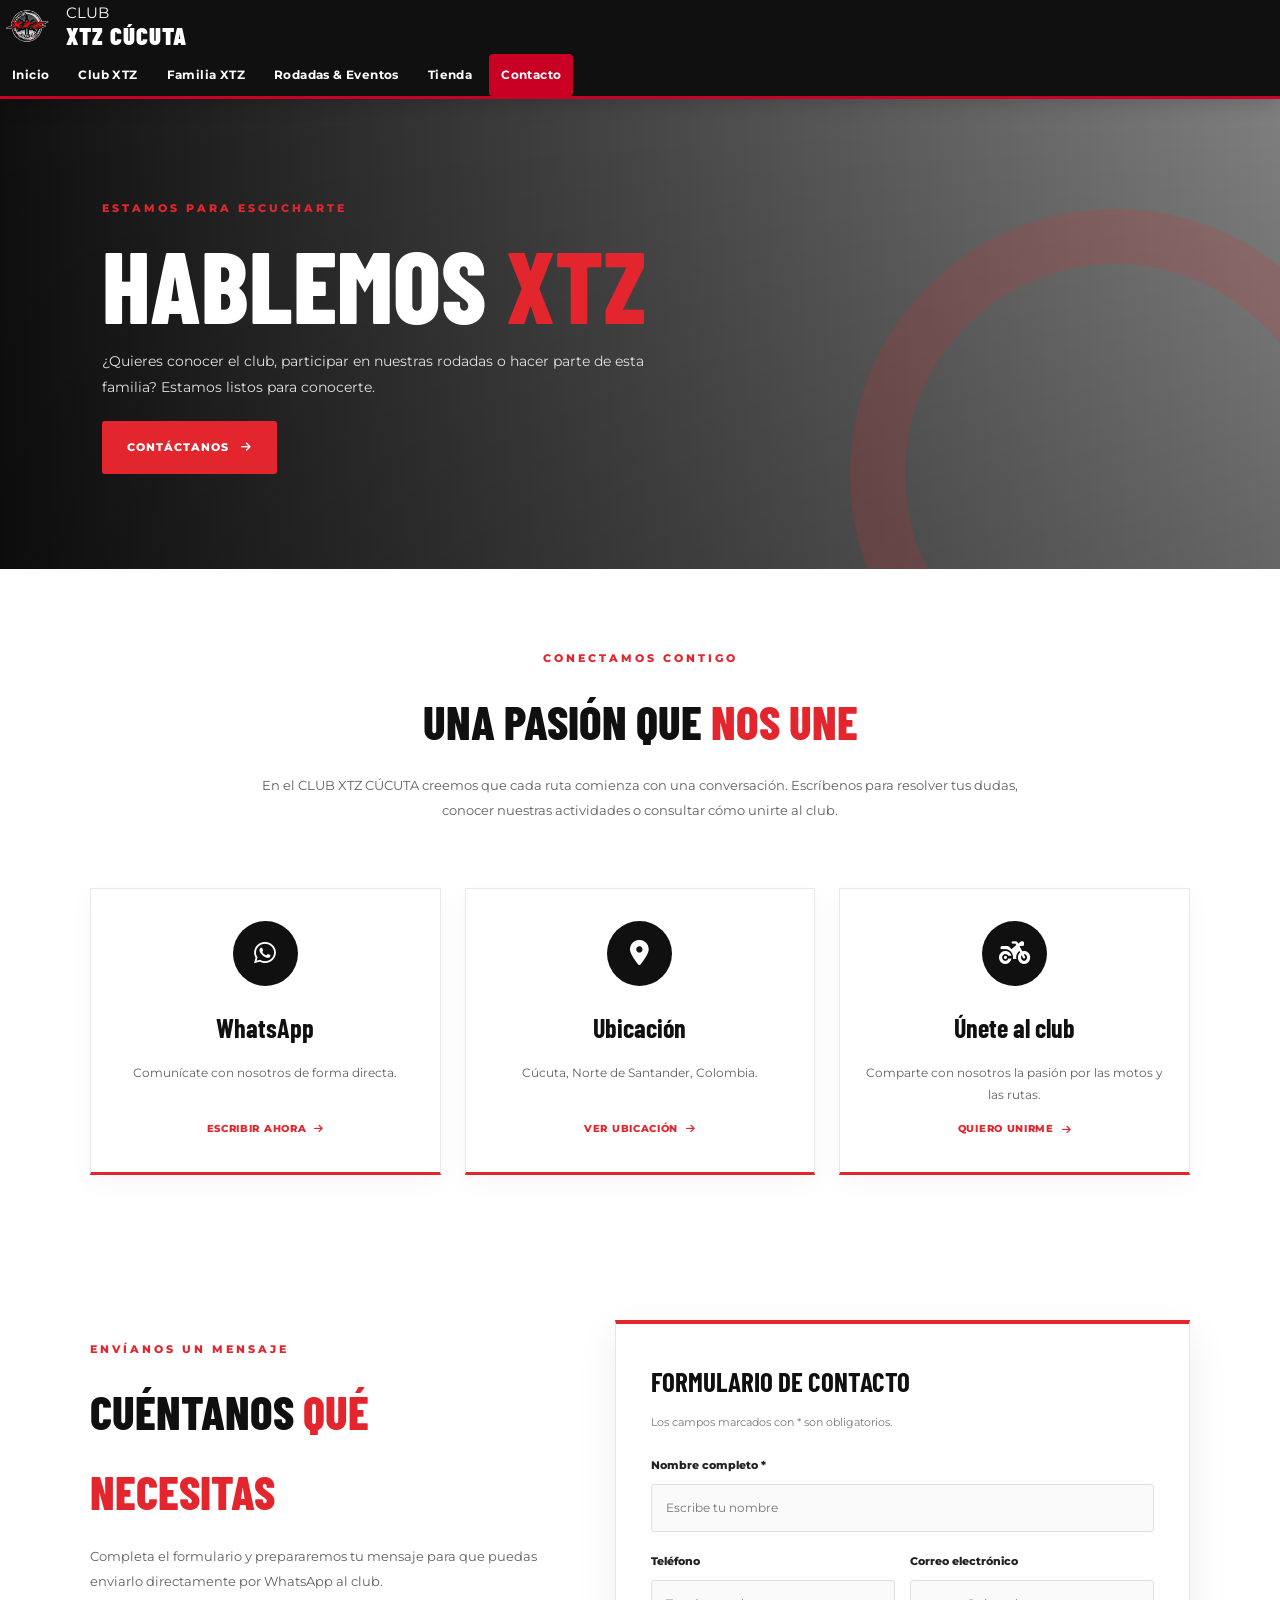
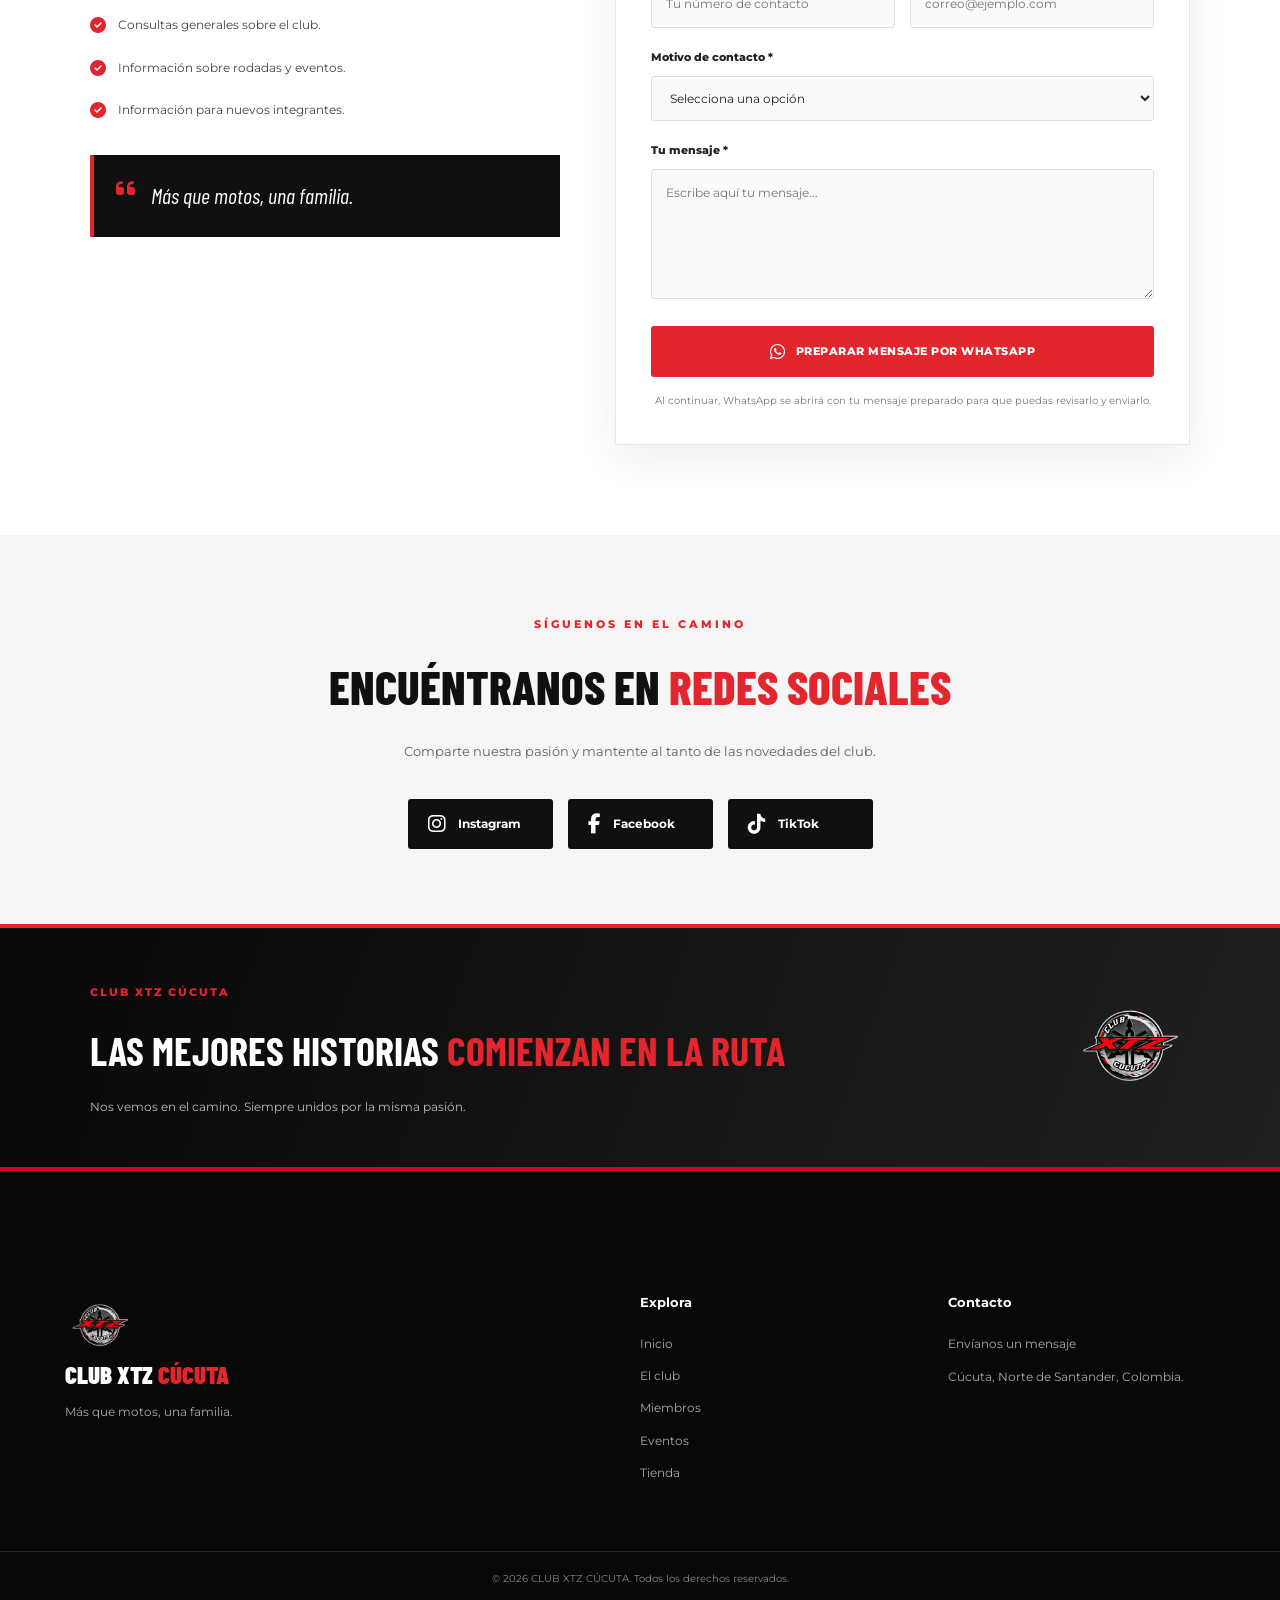
<file: contacto.html>
<!DOCTYPE html>
<html lang="es">
<head>
    <meta charset="UTF-8">
    <meta name="viewport" content="width=device-width, initial-scale=1.0">

    <title>Contacto | CLUB XTZ CÚCUTA</title>

    <link rel="stylesheet" href="styles.css">
    <link rel="stylesheet" href="contacto.css">

    <link rel="preconnect" href="https://fonts.googleapis.com">
    <link href="https://fonts.googleapis.com/css2?family=Barlow+Condensed:wght@400;500;600;700;800&family=Montserrat:wght@400;500;600;700&display=swap" rel="stylesheet">

    <link rel="stylesheet" href="https://cdnjs.cloudflare.com/ajax/libs/font-awesome/6.5.2/css/all.min.css">
</head>

<body>

<header class="site-header">
    <div class="header-container">
        <a href="index.html" class="brand">
            <img src="XTZ.png" alt="Logo Club XTZ">
            <span>CLUB <strong>XTZ CÚCUTA</strong></span>
        </a>

        <nav class="main-nav">
            <a href="index.html">Inicio</a>
            <a href="clubxtz.html">Club XTZ</a>
            <a href="miembros.html">Familia XTZ</a>
            <a href="eventos.html">Rodadas & Eventos</a>
            <a href="tienda.html">Tienda</a>
            <a href="contacto.html" class="active">Contacto</a>
        </nav>
    </div>
</header>

<main>

    <!-- PORTADA -->
    <section class="contacto-hero">
        <div class="contacto-hero-overlay"></div>

        <div class="contacto-hero-contenido">
            <span class="contacto-etiqueta">ESTAMOS PARA ESCUCHARTE</span>

            <h1>HABLEMOS <span>XTZ</span></h1>

            <p>
                ¿Quieres conocer el club, participar en nuestras rodadas
                o hacer parte de esta familia? Estamos listos para conocerte.
            </p>

            <a href="#formularioContacto" class="btn-contacto">
                CONTÁCTANOS
                <i class="fas fa-arrow-right"></i>
            </a>
        </div>
    </section>

    <!-- INTRODUCCIÓN -->
    <section class="contacto-intro">
        <span class="contacto-subtitulo">CONECTAMOS CONTIGO</span>
        <h2>UNA PASIÓN QUE <span>NOS UNE</span></h2>
        <p>
            En el CLUB XTZ CÚCUTA creemos que cada ruta comienza con una conversación.
            Escríbenos para resolver tus dudas, conocer nuestras actividades
            o consultar cómo unirte al club.
        </p>
    </section>

    <!-- TARJETAS DE CONTACTO -->
    <section class="contacto-canales">

        <article class="canal-card">
            <div class="canal-icono">
                <i class="fab fa-whatsapp"></i>
            </div>
            <h3>WhatsApp</h3>
            <p>Comunícate con nosotros de forma directa.</p>
            <a href="#" id="whatsappDirecto" class="canal-enlace">
                ESCRIBIR AHORA <i class="fas fa-arrow-right"></i>
            </a>
        </article>

        <article class="canal-card">
            <div class="canal-icono">
                <i class="fas fa-map-marker-alt"></i>
            </div>
            <h3>Ubicación</h3>
            <p>Cúcuta, Norte de Santander, Colombia.</p>
            <a href="https://www.google.com/maps/search/?api=1&query=C%C3%BAcuta+Norte+de+Santander"
               target="_blank" rel="noopener" class="canal-enlace">
                VER UBICACIÓN <i class="fas fa-arrow-right"></i>
            </a>
        </article>

        <article class="canal-card">
            <div class="canal-icono">
                <i class="fas fa-motorcycle"></i>
            </div>
            <h3>Únete al club</h3>
            <p>Comparte con nosotros la pasión por las motos y las rutas.</p>
            <a href="#formularioContacto" class="canal-enlace">
                QUIERO UNIRME <i class="fas fa-arrow-right"></i>
            </a>
        </article>

    </section>

    <!-- FORMULARIO -->
    <section class="contacto-formulario-seccion" id="formularioContacto">

        <div class="contacto-formulario-info">
            <span class="contacto-subtitulo">ENVÍANOS UN MENSAJE</span>

            <h2>CUÉNTANOS <span>QUÉ NECESITAS</span></h2>

            <p>
                Completa el formulario y prepararemos tu mensaje para que puedas
                enviarlo directamente por WhatsApp al club.
            </p>

            <div class="contacto-beneficio">
                <i class="fas fa-check-circle"></i>
                <span>Consultas generales sobre el club.</span>
            </div>

            <div class="contacto-beneficio">
                <i class="fas fa-check-circle"></i>
                <span>Información sobre rodadas y eventos.</span>
            </div>

            <div class="contacto-beneficio">
                <i class="fas fa-check-circle"></i>
                <span>Información para nuevos integrantes.</span>
            </div>

            <div class="contacto-frase">
                <i class="fas fa-quote-left"></i>
                <p>Más que motos, una familia.</p>
            </div>
        </div>

        <form class="formulario-contacto" id="formContacto">

            <div class="formulario-titulo">
                <h3>FORMULARIO DE CONTACTO</h3>
                <p>Los campos marcados con * son obligatorios.</p>
            </div>

            <div class="campo-formulario">
                <label for="nombre">Nombre completo *</label>
                <input type="text" id="nombre" name="nombre"
                       placeholder="Escribe tu nombre" required maxlength="100">
            </div>

            <div class="formulario-dos-columnas">
                <div class="campo-formulario">
                    <label for="telefono">Teléfono</label>
                    <input type="tel" id="telefono" name="telefono"
                           placeholder="Tu número de contacto" maxlength="25">
                </div>

                <div class="campo-formulario">
                    <label for="correo">Correo electrónico</label>
                    <input type="email" id="correo" name="correo"
                           placeholder="correo@ejemplo.com" maxlength="150">
                </div>
            </div>

            <div class="campo-formulario">
                <label for="motivo">Motivo de contacto *</label>
                <select id="motivo" name="motivo" required>
                    <option value="">Selecciona una opción</option>
                    <option value="Quiero unirme al club">Quiero unirme al club</option>
                    <option value="Información sobre rodadas">Información sobre rodadas</option>
                    <option value="Información sobre eventos">Información sobre eventos</option>
                    <option value="Consulta sobre la tienda">Consulta sobre la tienda</option>
                    <option value="Propuesta de colaboración">Propuesta de colaboración</option>
                    <option value="Otro asunto">Otro asunto</option>
                </select>
            </div>

            <div class="campo-formulario">
                <label for="mensaje">Tu mensaje *</label>
                <textarea id="mensaje" name="mensaje" rows="5"
                          placeholder="Escribe aquí tu mensaje..."
                          required maxlength="1500"></textarea>
            </div>

            <button type="submit" class="btn-enviar-contacto">
                <i class="fab fa-whatsapp"></i>
                PREPARAR MENSAJE POR WHATSAPP
            </button>

            <p class="aviso-formulario">
                Al continuar, WhatsApp se abrirá con tu mensaje preparado
                para que puedas revisarlo y enviarlo.
            </p>
        </form>

    </section>

    <!-- REDES SOCIALES -->
    <section class="contacto-redes">
        <span class="contacto-subtitulo">SÍGUENOS EN EL CAMINO</span>
        <h2>ENCUÉNTRANOS EN <span>REDES SOCIALES</span></h2>
        <p>Comparte nuestra pasión y mantente al tanto de las novedades del club.</p>

        <div class="redes-botones">

            <!-- Reemplaza # por los enlaces reales de las redes del club -->
            <a href="https://www.instagram.com/clubxtzcucuta/" class="red-social instagram" aria-label="Instagram del club">
                <i class="fab fa-instagram"></i>
                <span>Instagram</span>
            </a>

            <a href="https://www.facebook.com/p/Club-XTZ-C%C3%BAcuta-100066542289673/" class="red-social facebook" aria-label="Facebook del club">
                <i class="fab fa-facebook-f"></i>
                <span>Facebook</span>
            </a>

            <a href="https://www.tiktok.com/@clubxtz_cucuta" class="red-social tiktok" aria-label="TikTok del club">
                <i class="fab fa-tiktok"></i>
                <span>TikTok</span>
            </a>

        </div>
    </section>

    <!-- CIERRE -->
    <section class="contacto-banner">
        <div>
            <span>CLUB XTZ CÚCUTA</span>
            <h2>LAS MEJORES HISTORIAS <strong>COMIENZAN EN LA RUTA</strong></h2>
            <p>Nos vemos en el camino. Siempre unidos por la misma pasión.</p>
        </div>

        <img src="XTZ.png" alt="Logo CLUB XTZ CÚCUTA">
    </section>

</main>

<footer class="site-footer">
    <div class="footer-grid">

        <div class="footer-brand">
            <img src="XTZ.png" alt="Logo CLUB XTZ CÚCUTA">
            <h3>CLUB XTZ <span>CÚCUTA</span></h3>
            <p>Más que motos, una familia.</p>
        </div>

        <div>
            <h4>Explora</h4>
            <a href="index.html">Inicio</a>
            <a href="clubxtz.html">El club</a>
            <a href="miembros.html">Miembros</a>
            <a href="eventos.html">Eventos</a>
            <a href="tienda.html">Tienda</a>
        </div>

        <div>
            <h4>Contacto</h4>
            <a href="#formularioContacto">Envíanos un mensaje</a>
            <p>Cúcuta, Norte de Santander, Colombia.</p>
        </div>

    </div>

    <div class="footer-bottom">
        <p>© 2026 CLUB XTZ CÚCUTA. Todos los derechos reservados.</p>
    </div>
</footer>

<script>
    /*
      IMPORTANTE:
      Cambia este número por el WhatsApp real del club.
      Usa el indicativo del país, sin +, espacios ni guiones.
      Ejemplo de formato para Colombia: 573001234567
    */
    const numeroWhatsApp = "573000000000";

    const whatsappDirecto = document.getElementById("whatsappDirecto");

    whatsappDirecto.href =
        "https://wa.me/" + numeroWhatsApp +
        "?text=" + encodeURIComponent(
            "Hola, CLUB XTZ CÚCUTA. Quisiera recibir información sobre el club."
        );

    whatsappDirecto.target = "_blank";
    whatsappDirecto.rel = "noopener";

    document.getElementById("formContacto").addEventListener("submit", function(event) {
        event.preventDefault();

        const nombre = document.getElementById("nombre").value.trim();
        const telefono = document.getElementById("telefono").value.trim();
        const correo = document.getElementById("correo").value.trim();
        const motivo = document.getElementById("motivo").value;
        const mensaje = document.getElementById("mensaje").value.trim();

        if (!nombre || !motivo || !mensaje) {
            alert("Por favor, completa los campos obligatorios.");
            return;
        }

        let texto = "Hola, CLUB XTZ CÚCUTA. Quiero ponerme en contacto con ustedes.\n\n";
        texto += "Nombre: " + nombre + "\n";

        if (telefono) texto += "Teléfono: " + telefono + "\n";
        if (correo) texto += "Correo: " + correo + "\n";

        texto += "Motivo: " + motivo + "\n";
        texto += "Mensaje: " + mensaje;

        const url = "https://wa.me/" + numeroWhatsApp +
                    "?text=" + encodeURIComponent(texto);

        window.open(url, "_blank");
    });
</script>

</body>
</html>
</file>
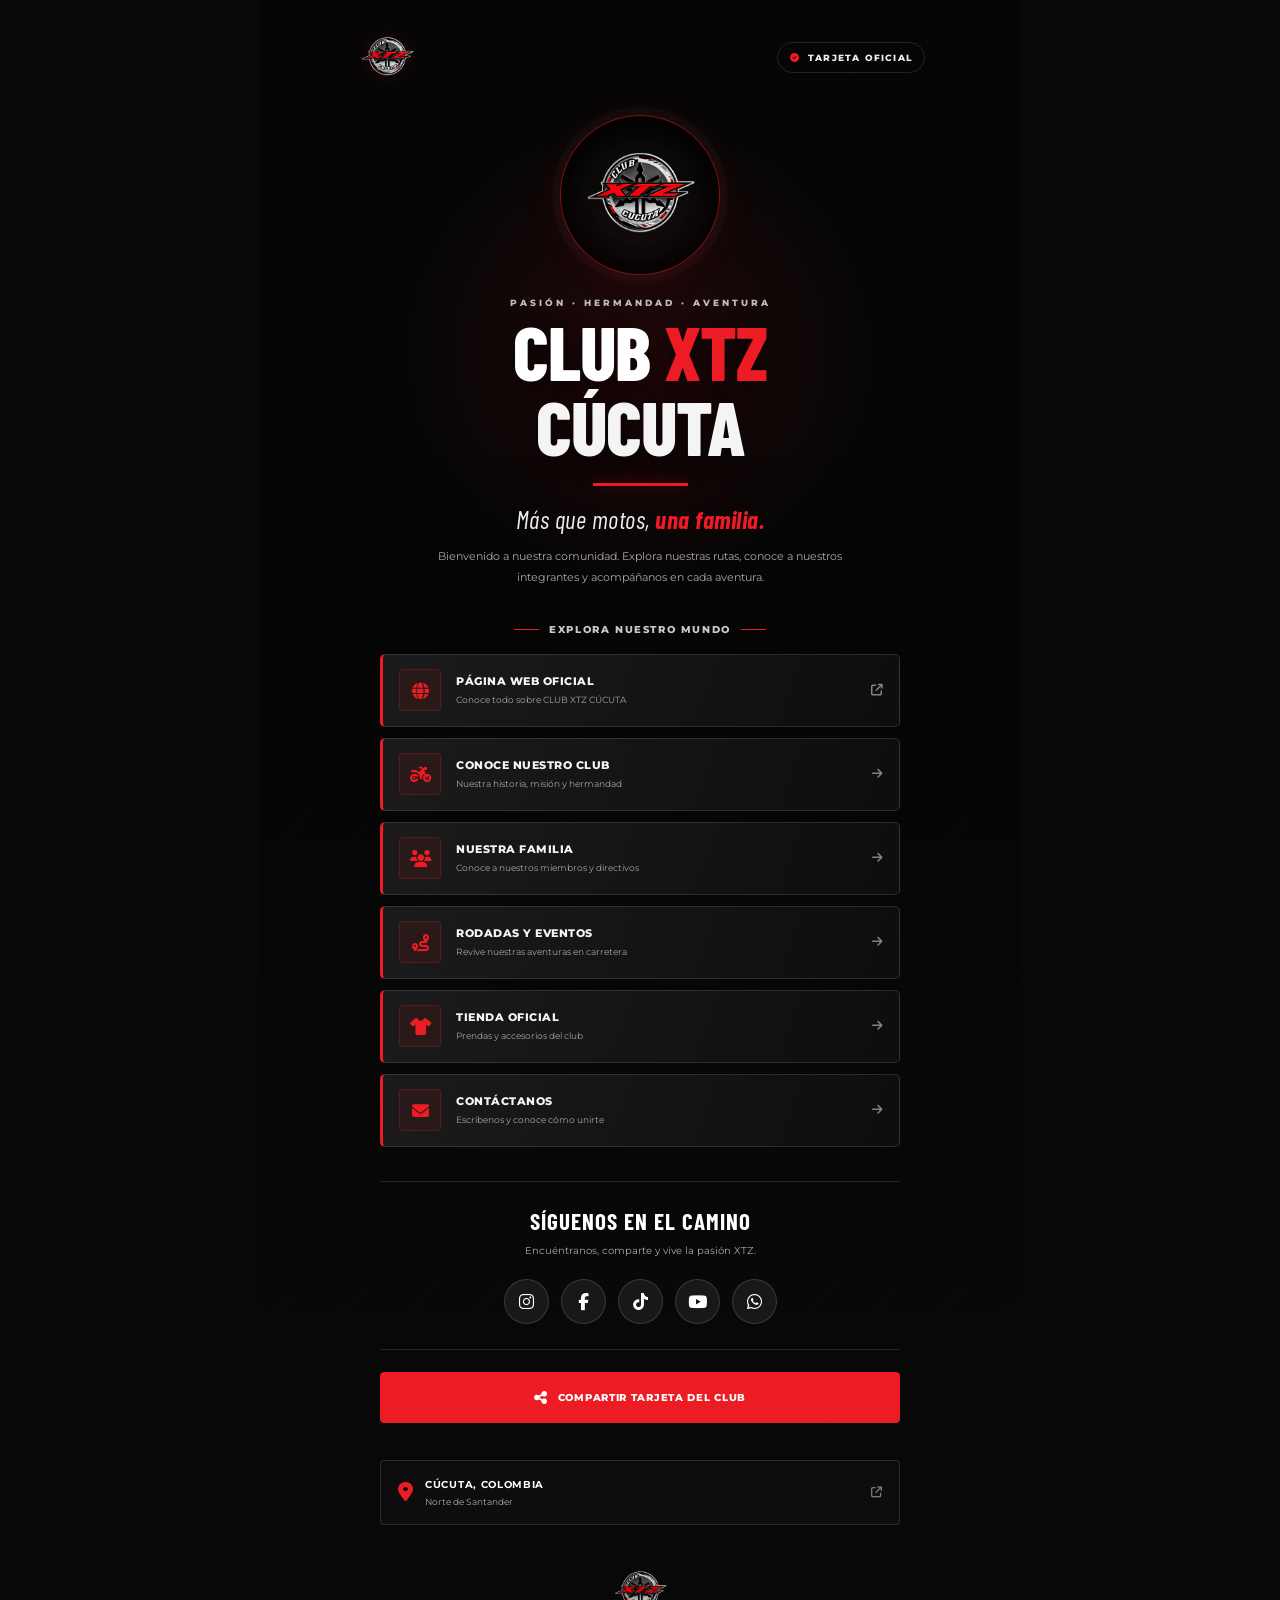
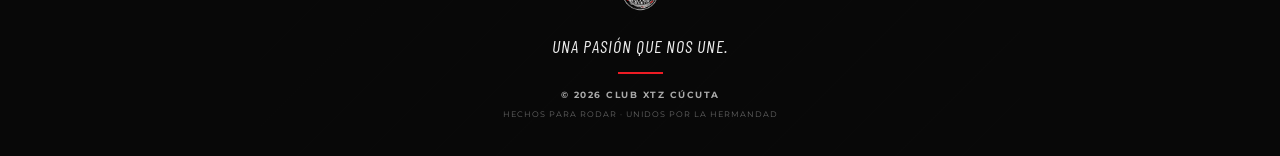
<file: tarjetas.html>
<!DOCTYPE html>
<html lang="es">
<head>
    <meta charset="UTF-8">
    <meta name="viewport" content="width=device-width, initial-scale=1.0">

    <meta name="theme-color" content="#0a0a0a">
    <meta name="description" content="CLUB XTZ CÚCUTA. Conoce nuestra familia motera, nuestras rutas, eventos, tienda y redes sociales. Más que motos, una familia.">

    <title>CLUB XTZ CÚCUTA | Tarjeta Oficial</title>

    <link rel="stylesheet" href="tarjeta.css">

    <link rel="preconnect" href="https://fonts.googleapis.com">
    <link href="https://fonts.googleapis.com/css2?family=Barlow+Condensed:wght@400;500;600;700;800&family=Montserrat:wght@400;500;600;700;800&display=swap" rel="stylesheet">

    <link rel="stylesheet" href="https://cdnjs.cloudflare.com/ajax/libs/font-awesome/6.5.2/css/all.min.css">
</head>

<body>

    <main class="tarjeta-pagina">

        <!-- FONDO DECORATIVO -->
        <div class="fondo-tarjeta"></div>
        <div class="fondo-textura"></div>

        <!-- ENCABEZADO -->
        <header class="tarjeta-header">
            <a href="index.html" class="tarjeta-logo">
                <img src="XTZ.png" alt="Logo oficial CLUB XTZ CÚCUTA">
            </a>

            <span class="tarjeta-oficial">
                <i class="fas fa-circle-check"></i>
                TARJETA OFICIAL
            </span>
        </header>

        <!-- PRESENTACIÓN -->
        <section class="tarjeta-presentacion">

            <div class="tarjeta-insignia">
                <img src="XTZ.png" alt="Emblema CLUB XTZ CÚCUTA">
            </div>

            <span class="tarjeta-etiqueta">PASIÓN · HERMANDAD · AVENTURA</span>

            <h1>
                CLUB <span>XTZ</span>
                <strong>CÚCUTA</strong>
            </h1>

            <div class="tarjeta-linea"></div>

            <p class="tarjeta-eslogan">
                Más que motos, <strong>una familia.</strong>
            </p>

            <p class="tarjeta-descripcion">
                Bienvenido a nuestra comunidad. Explora nuestras rutas,
                conoce a nuestros integrantes y acompáñanos en cada aventura.
            </p>

        </section>

        <!-- ACCESOS A LA WEB -->
        <section class="tarjeta-enlaces">

            <h2><span></span> EXPLORA NUESTRO MUNDO <span></span></h2>

            <a href="index.html" class="enlace-principal">
                <span class="enlace-icono">
                    <i class="fas fa-globe"></i>
                </span>
                <span class="enlace-texto">
                    <strong>PÁGINA WEB OFICIAL</strong>
                    <small>Conoce todo sobre CLUB XTZ CÚCUTA</small>
                </span>
                <i class="fas fa-arrow-up-right-from-square enlace-flecha"></i>
            </a>

            <a href="clubxtz.html" class="enlace-principal">
                <span class="enlace-icono">
                    <i class="fas fa-motorcycle"></i>
                </span>
                <span class="enlace-texto">
                    <strong>CONOCE NUESTRO CLUB</strong>
                    <small>Nuestra historia, misión y hermandad</small>
                </span>
                <i class="fas fa-arrow-right enlace-flecha"></i>
            </a>

            <a href="miembros.html" class="enlace-principal">
                <span class="enlace-icono">
                    <i class="fas fa-users"></i>
                </span>
                <span class="enlace-texto">
                    <strong>NUESTRA FAMILIA</strong>
                    <small>Conoce a nuestros miembros y directivos</small>
                </span>
                <i class="fas fa-arrow-right enlace-flecha"></i>
            </a>

            <a href="eventos.html" class="enlace-principal">
                <span class="enlace-icono">
                    <i class="fas fa-route"></i>
                </span>
                <span class="enlace-texto">
                    <strong>RODADAS Y EVENTOS</strong>
                    <small>Revive nuestras aventuras en carretera</small>
                </span>
                <i class="fas fa-arrow-right enlace-flecha"></i>
            </a>

            <a href="tienda.html" class="enlace-principal">
                <span class="enlace-icono">
                    <i class="fas fa-shirt"></i>
                </span>
                <span class="enlace-texto">
                    <strong>TIENDA OFICIAL</strong>
                    <small>Prendas y accesorios del club</small>
                </span>
                <i class="fas fa-arrow-right enlace-flecha"></i>
            </a>

            <a href="contacto.html" class="enlace-principal">
                <span class="enlace-icono">
                    <i class="fas fa-envelope"></i>
                </span>
                <span class="enlace-texto">
                    <strong>CONTÁCTANOS</strong>
                    <small>Escríbenos y conoce cómo unirte</small>
                </span>
                <i class="fas fa-arrow-right enlace-flecha"></i>
            </a>

        </section>

        <!-- REDES SOCIALES -->
        <section class="tarjeta-redes">

            <h2>SÍGUENOS EN EL CAMINO</h2>
            <p>Encuéntranos, comparte y vive la pasión XTZ.</p>

            <div class="redes-iconos">

                <!-- Cambia # por el enlace real de cada red social -->
                <a href="#" class="red-icono" aria-label="Instagram"
                   title="Instagram">
                    <i class="fab fa-instagram"></i>
                </a>

                <a href="#" class="red-icono" aria-label="Facebook"
                   title="Facebook">
                    <i class="fab fa-facebook-f"></i>
                </a>

                <a href="#" class="red-icono" aria-label="TikTok"
                   title="TikTok">
                    <i class="fab fa-tiktok"></i>
                </a>

                <a href="#" class="red-icono" aria-label="YouTube"
                   title="YouTube">
                    <i class="fab fa-youtube"></i>
                </a>

                <a href="#" class="red-icono" aria-label="WhatsApp"
                   title="WhatsApp" id="redWhatsApp">
                    <i class="fab fa-whatsapp"></i>
                </a>

            </div>

        </section>

        <!-- BOTÓN PARA COMPARTIR -->
        <section class="tarjeta-compartir">

            <button type="button" id="botonCompartir" class="boton-compartir">
                <i class="fas fa-share-nodes"></i>
                COMPARTIR TARJETA DEL CLUB
            </button>

            <p id="mensajeCompartir" class="mensaje-compartir" aria-live="polite"></p>

        </section>

        <!-- UBICACIÓN -->
        <a
            href="https://www.google.com/maps/search/?api=1&query=C%C3%BAcuta%2C+Norte+de+Santander%2C+Colombia"
            target="_blank"
            rel="noopener noreferrer"
            class="tarjeta-ubicacion"
        >
            <i class="fas fa-location-dot"></i>
            <span>
                <strong>CÚCUTA, COLOMBIA</strong>
                <small>Norte de Santander</small>
            </span>
            <i class="fas fa-arrow-up-right-from-square"></i>
        </a>

        <!-- PIE DE TARJETA -->
        <footer class="tarjeta-footer">

            <img src="XTZ.png" alt="" class="footer-emblema">

            <p>UNA PASIÓN QUE NOS UNE.</p>

            <div class="footer-linea"></div>

            <span>© 2026 CLUB XTZ CÚCUTA</span>
            <small>HECHOS PARA RODAR · UNIDOS POR LA HERMANDAD</small>

        </footer>

    </main>

    <script>
        /*
          CONFIGURACIÓN DEL CLUB
          Cambia el número por el WhatsApp real del club.
          Formato Colombia: 57 + número, sin espacios ni símbolos.
        */
        const whatsappClub = "573000000000";

        const enlaceWhatsApp =
            "https://wa.me/" + whatsappClub +
            "?text=" + encodeURIComponent(
                "Hola, CLUB XTZ CÚCUTA. Quiero conocer más sobre el club."
            );

        document.getElementById("redWhatsApp").href = enlaceWhatsApp;
        document.getElementById("redWhatsApp").target = "_blank";
        document.getElementById("redWhatsApp").rel = "noopener noreferrer";

        // Compartir la tarjeta digital
        const botonCompartir = document.getElementById("botonCompartir");
        const mensajeCompartir = document.getElementById("mensajeCompartir");

        botonCompartir.addEventListener("click", async function () {
            const datosCompartir = {
                title: "CLUB XTZ CÚCUTA",
                text: "Conoce nuestra familia motera. Más que motos, una familia.",
                url: window.location.href
            };

            try {
                if (navigator.share) {
                    await navigator.share(datosCompartir);
                } else if (navigator.clipboard && window.isSecureContext) {
                    await navigator.clipboard.writeText(window.location.href);
                    mensajeCompartir.textContent =
                        "¡Enlace copiado! Ya puedes compartirlo en tus redes.";
                } else {
                    mensajeCompartir.textContent =
                        "Copia el enlace de la barra del navegador para compartir esta tarjeta.";
                }
            } catch (error) {
                if (error.name !== "AbortError") {
                    mensajeCompartir.textContent =
                        "Puedes compartir esta tarjeta copiando el enlace del navegador.";
                }
            }
        });
    </script>

</body>
</html>
</file>
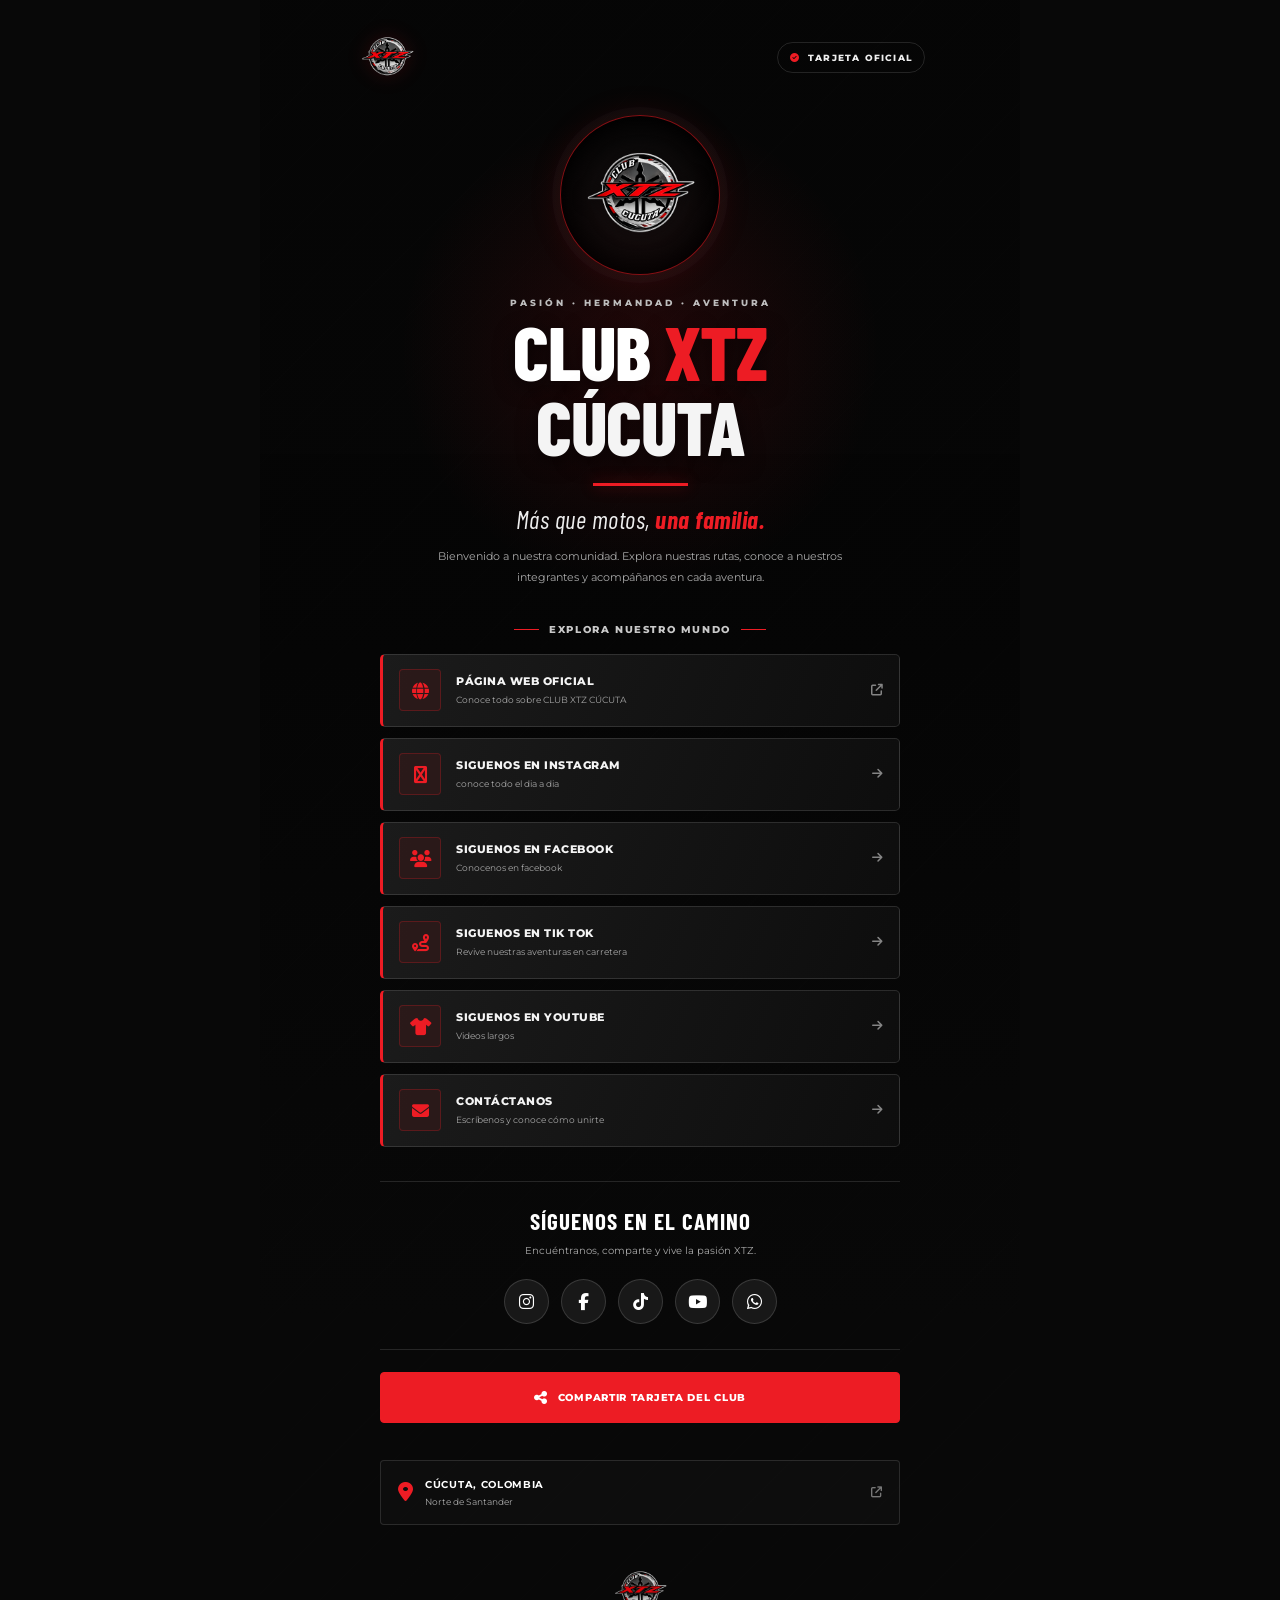
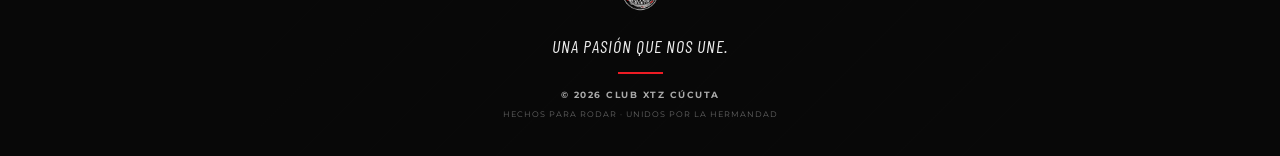
<file: Tarjetas.html>
<!DOCTYPE html>
<html lang="es">
<head>
    <meta charset="UTF-8">
    <meta name="viewport" content="width=device-width, initial-scale=1.0">

    <meta name="theme-color" content="#0a0a0a">
    <meta name="description" content="CLUB XTZ CÚCUTA. Conoce nuestra familia motera, nuestras rutas, eventos, tienda y redes sociales. Más que motos, una familia.">

    <title>CLUB XTZ CÚCUTA | Tarjeta Oficial</title>

    <link rel="stylesheet" href="Tarjetas.css">


    <link rel="preconnect" href="https://fonts.googleapis.com">
    <link href="https://fonts.googleapis.com/css2?family=Barlow+Condensed:wght@400;500;600;700;800&family=Montserrat:wght@400;500;600;700;800&display=swap" rel="stylesheet">

    <link rel="stylesheet" href="https://cdnjs.cloudflare.com/ajax/libs/font-awesome/6.5.2/css/all.min.css">
</head>

<body>

    <main class="tarjeta-pagina">

        <!-- FONDO DECORATIVO -->
        <div class="fondo-tarjeta"></div>
        <div class="fondo-textura"></div>

        <!-- ENCABEZADO -->
        <header class="tarjeta-header">
            <a href="index.html" class="tarjeta-logo">
                <img src="XTZ.png" alt="Logo oficial CLUB XTZ CÚCUTA">
            </a>

            <span class="tarjeta-oficial">
                <i class="fas fa-circle-check"></i>
                TARJETA OFICIAL
            </span>
        </header>

        <!-- PRESENTACIÓN -->
        <section class="tarjeta-presentacion">

            <div class="tarjeta-insignia">
                <img src="XTZ.png" alt="Emblema CLUB XTZ CÚCUTA">
            </div>

            <span class="tarjeta-etiqueta">PASIÓN · HERMANDAD · AVENTURA</span>

            <h1>
                CLUB <span>XTZ</span>
                <strong>CÚCUTA</strong>
            </h1>

            <div class="tarjeta-linea"></div>

            <p class="tarjeta-eslogan">
                Más que motos, <strong>una familia.</strong>
            </p>

            <p class="tarjeta-descripcion">
                Bienvenido a nuestra comunidad. Explora nuestras rutas,
                conoce a nuestros integrantes y acompáñanos en cada aventura.
            </p>

        </section>

        <!-- ACCESOS A LA WEB -->
        <section class="tarjeta-enlaces">

            <h2><span></span> EXPLORA NUESTRO MUNDO <span></span></h2>

            <a href="index.html" class="enlace-principal">
                <span class="enlace-icono">
                    <i class="fas fa-globe"></i>
                </span>
                <span class="enlace-texto">
                    <strong>PÁGINA WEB OFICIAL</strong>
                    <small>Conoce todo sobre CLUB XTZ CÚCUTA</small>
                </span>
                <i class="fas fa-arrow-up-right-from-square enlace-flecha"></i>
            </a>

            <a href="https://www.instagram.com/clubxtzcucuta/" class="enlace-principal">
                <span class="enlace-icono">
                    <i class="fas fa-instagram"></i>
                </span>
                <span class="enlace-texto">
                    <strong>SIGUENOS EN INSTAGRAM</strong>
                    <small>conoce todo el dia a dia</small>
                </span>
                <i class="fas fa-arrow-right enlace-flecha"></i>
            </a>

            <a href="https://www.facebook.com/p/Club-XTZ-C%C3%BAcuta-100066542289673/" class="enlace-principal">
                <span class="enlace-icono">
                    <i class="fas fa-users"></i>
                </span>
                <span class="enlace-texto">
                    <strong>SIGUENOS EN FACEBOOK</strong>
                    <small>Conocenos en facebook</small>
                </span>
                <i class="fas fa-arrow-right enlace-flecha"></i>
            </a>

            <a href="https://www.tiktok.com/@clubxtz_cucuta" class="enlace-principal">
                <span class="enlace-icono">
                    <i class="fas fa-route"></i>
                </span>
                <span class="enlace-texto">
                    <strong>SIGUENOS EN TIK TOK</strong>
                    <small>Revive nuestras aventuras en carretera</small>
                </span>
                <i class="fas fa-arrow-right enlace-flecha"></i>
            </a>

            <a href="https://www.youtube.com/@clubxtzcucuta" class="enlace-principal">
                <span class="enlace-icono">
                    <i class="fas fa-shirt"></i>
                </span>
                <span class="enlace-texto">
                    <strong>SIGUENOS EN YOUTUBE</strong>
                    <small>Videos largos</small>
                </span>
                <i class="fas fa-arrow-right enlace-flecha"></i>
            </a>

            <a href="contacto.html" class="enlace-principal">
                <span class="enlace-icono">
                    <i class="fas fa-envelope"></i>
                </span>
                <span class="enlace-texto">
                    <strong>CONTÁCTANOS</strong>
                    <small>Escríbenos y conoce cómo unirte</small>
                </span>
                <i class="fas fa-arrow-right enlace-flecha"></i>
            </a>

        </section>

        <!-- REDES SOCIALES -->
        <section class="tarjeta-redes">

            <h2>SÍGUENOS EN EL CAMINO</h2>
            <p>Encuéntranos, comparte y vive la pasión XTZ.</p>

            <div class="redes-iconos">

                <!-- Cambia # por el enlace real de cada red social -->
                <a href="https://www.instagram.com/clubxtzcucuta/" class="red-icono" aria-label="Instagram"
                   title="Instagram">
                    <i class="fab fa-instagram"></i>
                </a>

                <a href="https://www.facebook.com/p/Club-XTZ-C%C3%BAcuta-100066542289673/" class="red-icono" aria-label="Facebook"
                   title="Facebook">
                    <i class="fab fa-facebook-f"></i>
                </a>

                <a href="https://www.tiktok.com/@clubxtz_cucuta" class="red-icono" aria-label="TikTok"
                   title="TikTok">
                    <i class="fab fa-tiktok"></i>
                </a>

                <a href="https://www.youtube.com/@clubxtzcucuta" class="red-icono" aria-label="YouTube"
                   title="YouTube">
                    <i class="fab fa-youtube"></i>
                </a>

                <a href="#" class="red-icono" aria-label="WhatsApp"
                   title="WhatsApp" id="redWhatsApp">
                    <i class="fab fa-whatsapp"></i>
                </a>

            </div>

        </section>

        <!-- BOTÓN PARA COMPARTIR -->
        <section class="tarjeta-compartir">

            <button type="button" id="botonCompartir" class="boton-compartir">
                <i class="fas fa-share-nodes"></i>
                COMPARTIR TARJETA DEL CLUB
            </button>

            <p id="mensajeCompartir" class="mensaje-compartir" aria-live="polite"></p>

        </section>

        <!-- UBICACIÓN -->
        <a
            href="https://www.google.com/maps/search/?api=1&query=C%C3%BAcuta%2C+Norte+de+Santander%2C+Colombia"
            target="_blank"
            rel="noopener noreferrer"
            class="tarjeta-ubicacion"
        >
            <i class="fas fa-location-dot"></i>
            <span>
                <strong>CÚCUTA, COLOMBIA</strong>
                <small>Norte de Santander</small>
            </span>
            <i class="fas fa-arrow-up-right-from-square"></i>
        </a>

        <!-- PIE DE TARJETA -->
        <footer class="tarjeta-footer">

            <img src="XTZ.png" alt="" class="footer-emblema">

            <p>UNA PASIÓN QUE NOS UNE.</p>

            <div class="footer-linea"></div>

            <span>© 2026 CLUB XTZ CÚCUTA</span>
            <small>HECHOS PARA RODAR · UNIDOS POR LA HERMANDAD</small>

        </footer>

    </main>

    <script>
        /*
          CONFIGURACIÓN DEL CLUB
          Cambia el número por el WhatsApp real del club.
          Formato Colombia: 57 + número, sin espacios ni símbolos.
        */
        const whatsappClub = "573000000000";

        const enlaceWhatsApp =
            "https://wa.me/" + whatsappClub +
            "?text=" + encodeURIComponent(
                "Hola, CLUB XTZ CÚCUTA. Quiero conocer más sobre el club."
            );

        document.getElementById("redWhatsApp").href = enlaceWhatsApp;
        document.getElementById("redWhatsApp").target = "_blank";
        document.getElementById("redWhatsApp").rel = "noopener noreferrer";

        // Compartir la tarjeta digital
        const botonCompartir = document.getElementById("botonCompartir");
        const mensajeCompartir = document.getElementById("mensajeCompartir");

        botonCompartir.addEventListener("click", async function () {
            const datosCompartir = {
                title: "CLUB XTZ CÚCUTA",
                text: "Conoce nuestra familia motera. Más que motos, una familia.",
                url: window.location.href
            };

            try {
                if (navigator.share) {
                    await navigator.share(datosCompartir);
                } else if (navigator.clipboard && window.isSecureContext) {
                    await navigator.clipboard.writeText(window.location.href);
                    mensajeCompartir.textContent =
                        "¡Enlace copiado! Ya puedes compartirlo en tus redes.";
                } else {
                    mensajeCompartir.textContent =
                        "Copia el enlace de la barra del navegador para compartir esta tarjeta.";
                }
            } catch (error) {
                if (error.name !== "AbortError") {
                    mensajeCompartir.textContent =
                        "Puedes compartir esta tarjeta copiando el enlace del navegador.";
                }
            }
        });
    </script>

</body>
</html>
</file>
<file: styles.css>
/* =====================================================
   CLUB XTZ CÚCUTA — ESTILOS GLOBALES
   Fondo blanco, negro y rojo
   ===================================================== */

:root {
  --red: #c90024;
  --red-dark: #96001b;
  --black: #101010;
  --black-soft: #202020;
  --white: #ffffff;
  --gray: #555555;
  --gray-light: #f5f5f5;
  --border: #e5e5e5;
  --font-title: "Barlow Condensed", sans-serif;
  --font-body: "Montserrat", sans-serif;
  --container: 1200px;
  --shadow: 0 10px 30px rgba(0, 0, 0, 0.09);
  --radius: 12px;
}

/* RESET */

* {
  margin: 0;
  padding: 0;
  box-sizing: border-box;
}

html {
  scroll-behavior: smooth;
  scroll-padding-top: 100px;
}

body {
  position: relative;
  min-height: 100vh;
  background-color: #ffffff;
  background-image:
    linear-gradient(
      rgba(255, 255, 255, 0.94),
      rgba(255, 255, 255, 0.94)
    ),
    url("images/XTZ.png");
  background-position: center center, center center;
  background-size: cover, min(620px, 85vw);
  background-repeat: no-repeat, no-repeat;
  background-attachment: fixed, fixed;
  color: #171717;
  font-family: var(--font-body);
  font-size: 15px;
  line-height: 1.7;
}

img {
  display: block;
  max-width: 100%;
}

a {
  color: inherit;
  text-decoration: none;
}

button,
input,
textarea,
select {
  font: inherit;
}

button {
  cursor: pointer;
}

a:focus-visible,
button:focus-visible {
  outline: 3px solid var(--red);
  outline-offset: 4px;
}

.container {
  width: min(var(--container), calc(100% - 40px));
  margin-inline: auto;
}

/* TITULOS Y UTILIDADES COMPARTIDAS */

.section-space {
  padding: 80px 0;
}

.eyebrow {
  display: inline-block;
  color: var(--red);
  font-size: 0.76rem;
  font-weight: 800;
  letter-spacing: 2px;
  text-transform: uppercase;
}

.section-heading {
  margin-bottom: 35px;
  color: var(--black);
  font-family: var(--font-title);
  font-size: clamp(2.3rem, 4vw, 3.5rem);
  font-weight: 800;
  line-height: 1.05;
  text-align: center;
  text-transform: uppercase;
}

.section-heading span {
  color: var(--red);
}

.center-action {
  display: flex;
  justify-content: center;
  margin-top: 30px;
}

/* BOTONES ELEGANTES */

.btn {
  display: inline-flex;
  align-items: center;
  justify-content: center;
  gap: 9px;
  min-height: 46px;
  padding: 12px 24px;
  border: 2px solid transparent;
  border-radius: 5px;
  font-size: 0.82rem;
  font-weight: 800;
  letter-spacing: 0.7px;
  line-height: 1.3;
  text-align: center;
  text-transform: uppercase;
  transition:
    background 0.25s ease,
    color 0.25s ease,
    border-color 0.25s ease,
    transform 0.25s ease,
    box-shadow 0.25s ease;
  cursor: pointer;
}

.btn:hover {
  transform: translateY(-2px);
  box-shadow: 0 7px 18px rgba(0, 0, 0, 0.15);
}

.btn-red {
  border-color: var(--red);
  background: var(--red);
  color: #ffffff;
}

.btn-red:hover {
  border-color: var(--red-dark);
  background: var(--red-dark);
  color: #ffffff;
}

.btn-black {
  border-color: var(--black);
  background: var(--black);
  color: #ffffff;
}

.btn-black:hover {
  border-color: var(--red);
  background: var(--red);
  color: #ffffff;
}

.btn-outline {
  border-color: var(--red);
  background: transparent;
  color: var(--red);
}

.btn-outline:hover {
  background: var(--red);
  color: #ffffff;
}

.btn-full {
  width: 100%;
}

.text-link {
  display: inline-flex;
  align-items: center;
  gap: 8px;
  color: var(--red);
  font-weight: 800;
  text-decoration: none;
  transition: gap 0.2s ease, color 0.2s ease;
}

.text-link:hover {
  gap: 13px;
  color: var(--red-dark);
}

/* =====================================================
   MENÚ PRINCIPAL — NEGRO, BLANCO Y ROJO
   ===================================================== */

.site-header {
  position: sticky;
  z-index: 1000;
  top: 0;
  width: 100%;
  background: #101010;
  border-bottom: 3px solid var(--red);
  box-shadow: 0 5px 18px rgba(0, 0, 0, 0.16);
}

.header-inner {
  display: flex;
  align-items: center;
  justify-content: space-between;
  gap: 25px;
  min-height: 82px;
}

.main-nav {
  display: flex;
  align-items: center;
  flex-wrap: wrap;
  gap: 5px;
}

.main-nav a {
  position: relative;
  display: inline-flex;
  align-items: center;
  min-height: 42px;
  padding: 10px 12px;
  border-radius: 4px;
  background: transparent;
  color: #ffffff;
  font-size: 0.76rem;
  font-weight: 700;
  letter-spacing: 0.4px;
  text-decoration: none;
  transition: background 0.2s ease, color 0.2s ease;
}

.main-nav a:hover {
  background: rgba(201, 0, 36, 0.12);
  color: #ff4b67;
}

/* La página activa se identifica con class="active" */

.main-nav a.active,
.main-nav a[aria-current="page"] {
  background: var(--red);
  color: #ffffff;
}

.main-nav a.active:hover,
.main-nav a[aria-current="page"]:hover {
  background: var(--red-dark);
  color: #ffffff;
}

/* LOGO Y NOMBRE DEL CLUB */

.brand {
  display: flex;
  flex-shrink: 0;
  align-items: center;
  gap: 12px;
  color: #ffffff;
  text-decoration: none;
}

.brand img {
  width: 54px;
  height: 54px;
  object-fit: contain;
}

.brand span {
  display: flex;
  flex-direction: column;
  line-height: 1.15;
}

.brand strong {
  color: #ffffff;
  font-family: var(--font-title);
  font-size: 1.55rem;
  font-weight: 900;
  letter-spacing: 1px;
}

.brand small {
  margin-top: 5px;
  color: #ff405e;
  font-size: 0.63rem;
  font-weight: 700;
  letter-spacing: 1.4px;
}

/* MENÚ MÓVIL */

.menu-toggle {
  display: none;
  width: 44px;
  height: 44px;
  align-items: center;
  justify-content: center;
  border: 1px solid #444444;
  border-radius: 5px;
  background: #202020;
  color: #ffffff;
  font-size: 1.25rem;
}

.menu-toggle:hover {
  border-color: var(--red);
  background: var(--red);
}

/* =====================================================
   FOOTER — TRES COLUMNAS CON FONDO NEGRO
   ===================================================== */

.site-footer {
  position: relative;
  padding: 65px 0 0;
  overflow: hidden;
  background: #101010;
  color: #ffffff;
  border-top: 4px solid var(--red);
}

.footer-grid {
  display: grid;
  grid-template-columns: 1.3fr 0.8fr 1fr;
  align-items: start;
  gap: 55px;
  padding-bottom: 45px;
}

.footer-brand {
  max-width: 360px;
}

.footer-logo {
  width: 75px;
  height: 75px;
  margin-bottom: 16px;
  object-fit: contain;
}

.footer-brand h3 {
  margin-bottom: 12px;
  color: #ffffff;
  font-family: var(--font-title);
  font-size: 1.9rem;
  font-weight: 900;
  line-height: 1.1;
  text-transform: uppercase;
}

.footer-brand h3 span {
  color: var(--red);
}

.footer-brand p {
  color: #c7c7c7;
  font-size: 0.88rem;
  line-height: 1.9;
}

.footer-column h4 {
  position: relative;
  margin-bottom: 24px;
  padding-bottom: 12px;
  color: #ffffff;
  font-family: var(--font-title);
  font-size: 1.35rem;
  font-weight: 800;
  text-transform: uppercase;
}

.footer-column h4::after {
  position: absolute;
  bottom: 0;
  left: 0;
  width: 42px;
  height: 3px;
  background: var(--red);
  content: "";
}

.footer-column > a:not(.btn) {
  display: block;
  width: fit-content;
  margin-bottom: 10px;
  color: #d0d0d0;
  font-size: 0.85rem;
  text-decoration: none;
  transition: color 0.2s ease, padding-left 0.2s ease;
}

.footer-column > a:not(.btn):hover {
  padding-left: 5px;
  color: #ff405e;
}

.footer-column p {
  margin-bottom: 12px;
  color: #d0d0d0;
  font-size: 0.85rem;
  overflow-wrap: anywhere;
}

.footer-social-title {
  margin-top: 22px;
  margin-bottom: 12px;
  color: #ffffff;
  font-size: 0.85rem;
  font-weight: 800;
}

.social-links {
  display: flex;
  flex-wrap: wrap;
  gap: 10px;
}

.social-links a {
  display: inline-flex;
  width: 39px;
  height: 39px;
  align-items: center;
  justify-content: center;
  border: 1px solid #444444;
  border-radius: 5px;
  background: #1c1c1c;
  color: #ffffff;
  font-size: 1rem;
  text-decoration: none;
  transition: background 0.2s ease, border-color 0.2s ease;
}

.social-links a:hover {
  border-color: var(--red);
  background: var(--red);
  color: #ffffff;
}

.footer-bottom {
  border-top: 1px solid #333333;
  background: #080808;
}

.footer-bottom-inner {
  display: flex;
  align-items: center;
  justify-content: space-between;
  gap: 15px;
  padding-top: 18px;
  padding-bottom: 18px;
}

.footer-bottom p {
  color: #bdbdbd;
  font-size: 0.76rem;
}

.footer-bottom strong {
  color: #ffffff;
}

/* =====================================================
   ADAPTACIÓN RESPONSIVE COMPARTIDA
   ===================================================== */

@media (max-width: 1050px) {
  .header-inner {
    gap: 15px;
  }

  .main-nav a {
    padding-inline: 8px;
    font-size: 0.7rem;
  }

  .brand img {
    width: 45px;
    height: 45px;
  }

  .brand strong {
    font-size: 1.3rem;
  }

  .footer-grid {
    gap: 30px;
  }
}

@media (max-width: 850px) {
  .header-inner {
    position: relative;
    min-height: 76px;
  }

  .menu-toggle {
    display: inline-flex;
    flex-shrink: 0;
  }

  .main-nav {
    position: absolute;
    top: calc(100% + 3px);
    right: 0;
    left: 0;
    display: none;
    align-items: stretch;
    flex-direction: column;
    gap: 4px;
    max-height: calc(100vh - 85px);
    padding: 15px;
    overflow-y: auto;
    border-top: 1px solid #333333;
    background: #101010;
    box-shadow: 0 12px 20px rgba(0, 0, 0, 0.2);
  }

  .main-nav.nav-open {
    display: flex;
  }

  .main-nav a {
    width: 100%;
    padding: 12px 15px;
    font-size: 0.85rem;
  }

  .footer-grid {
    grid-template-columns: repeat(2, minmax(0, 1fr));
    gap: 35px;
  }

  .footer-brand {
    grid-column: 1 / -1;
    max-width: 520px;
  }
}

@media (max-width: 550px) {
  .container {
    width: calc(100% - 30px);
  }

  .section-space {
    padding: 55px 0;
  }

  .footer-grid {
    grid-template-columns: 1fr;
    gap: 30px;
  }

  .footer-brand {
    grid-column: auto;
  }

  .site-footer {
    padding-top: 45px;
  }

  .footer-bottom-inner {
    align-items: flex-start;
    flex-direction: column;
    gap: 5px;
  }

  .brand img {
    width: 43px;
    height: 43px;
  }

  .brand strong {
    font-size: 1.25rem;
  }

  .brand small {
    font-size: 0.56rem;
  }
}

@media (prefers-reduced-motion: reduce) {
  *,
  *::before,
  *::after {
    scroll-behavior: auto !important;
    transition-duration: 0.01ms !important;
  }
}
```css
/* =====================================
   LEGADO DE CAMPEONES - CLUB XTZ CÚCUTA
===================================== */

.legado-campeones {
    padding: 70px 5%;
    background: #101010;
    color: #fff;
    overflow: hidden;
}

.legado-encabezado {
    text-align: center;
    max-width: 750px;
    margin: 0 auto 40px;
}

.legado-etiqueta {
    display: inline-block;
    color: #ff3038;
    font-size: 12px;
    font-weight: 800;
    letter-spacing: 4px;
    margin-bottom: 10px;
}

.legado-encabezado h2 {
    font-size: clamp(27px, 4vw, 42px);
    font-weight: 900;
    margin: 0 0 15px;
    letter-spacing: 1px;
}

.legado-encabezado h2 span {
    color: #ff3038;
}

.legado-encabezado p {
    color: #bdbdbd;
    line-height: 1.7;
    font-size: 15px;
}

.campeones-grid {
    display: grid;
    grid-template-columns: repeat(3, minmax(0, 1fr));
    gap: 25px;
    max-width: 1200px;
    margin: 0 auto;
}

.tarjeta-campeon {
    position: relative;
    background: #1a1a1a;
    border: 1px solid #333;
    border-radius: 14px;
    overflow: hidden;
    transition: transform 0.3s ease, border-color 0.3s ease,
                box-shadow 0.3s ease;
}

.tarjeta-campeon:hover {
    transform: translateY(-7px);
    border-color: #ff3038;
    box-shadow: 0 12px 30px rgba(255, 48, 56, 0.16);
}

.foto-campeon {
    position: relative;
    height: 280px;
    background: #252525;
    overflow: hidden;
}

.foto-campeon img {
    width: 100%;
    height: 100%;
    display: block;
    object-fit: cover;
    object-position: center;
    transition: transform 0.5s ease;
}

.tarjeta-campeon:hover .foto-campeon img {
    transform: scale(1.05);
}

.anio-campeon {
    position: absolute;
    left: 14px;
    top: 14px;
    padding: 8px 15px;
    background: #ff3038;
    color: #fff;
    font-size: 19px;
    font-weight: 900;
    border-radius: 5px;
    box-shadow: 0 4px 12px rgba(0, 0, 0, 0.4);
}

.info-campeon {
    padding: 22px 18px;
    text-align: center;
    border-top: 3px solid #ff3038;
}

.distintivo-campeon {
    display: inline-block;
    font-size: 10px;
    font-weight: 800;
    letter-spacing: 1.5px;
    color: #ff5057;
    margin-bottom: 10px;
}

.info-campeon h3 {
    font-size: 19px;
    margin: 0 0 8px;
    color: #fff;
}

.info-campeon p {
    color: #999;
    font-size: 11px;
    letter-spacing: 1.5px;
    margin: 0;
}

/* CAMPEÓN ACTUAL */

.campeon-actual {
    border-color: #ff3038;
    box-shadow: 0 0 20px rgba(255, 48, 56, 0.12);
}

.campeon-actual .info-campeon {
    background: linear-gradient(180deg, #291113, #1a1a1a);
}

.campeon-actual .distintivo-campeon {
    color: #ff3038;
}

/* TARJETA FUTURA 2027 */

.tarjeta-futuro {
    border-color: #5b1c20;
    background: linear-gradient(145deg, #200d0f, #151515);
}

.foto-futuro {
    height: 280px;
    display: flex;
    flex-direction: column;
    justify-content: center;
    align-items: center;
    position: relative;
    gap: 8px;
    background:
        radial-gradient(circle at center, #4a1117 0%, #21090c 50%, #141414 100%);
    border-bottom: 1px solid #5b1c20;
}

.trofeo-futuro {
    font-size: 65px;
    filter: drop-shadow(0 0 15px rgba(255, 48, 56, 0.35));
}

.anio-futuro {
    color: #ff3038;
    font-size: 35px;
    font-weight: 900;
    letter-spacing: 3px;
}

.interrogacion-futuro {
    position: absolute;
    top: 15px;
    right: 18px;
    font-size: 28px;
    font-weight: 900;
    color: #fff;
    opacity: 0.6;
}

.distintivo-futuro {
    display: inline-block;
    color: #ff3038;
    font-size: 10px;
    font-weight: 900;
    letter-spacing: 2px;
    margin-bottom: 10px;
}

.tarjeta-futuro .info-campeon {
    border-top: 3px solid #ff3038;
}

.tarjeta-futuro .info-campeon h3 {
    font-size: 17px;
}

/* MENSAJE FINAL */

.mensaje-legado {
    display: flex;
    justify-content: center;
    align-items: center;
    flex-wrap: wrap;
    gap: 15px;
    text-align: center;
    margin: 45px auto 0;
    padding: 20px;
    border-top: 1px solid #333;
    max-width: 800px;
}

.mensaje-legado span {
    color: #ff3038;
    font-size: 22px;
}

.mensaje-legado p {
    color: #fff;
    font-weight: 900;
    letter-spacing: 2px;
    font-size: 13px;
    margin: 0;
}

/* TABLET */

@media (max-width: 900px) {
    .campeones-grid {
        grid-template-columns: repeat(2, minmax(0, 1fr));
        gap: 18px;
    }

    .foto-campeon,
    .foto-futuro {
        height: 250px;
    }
}

/* CELULAR */

@media (max-width: 520px) {
    .legado-campeones {
        padding: 50px 4%;
    }

    .campeones-grid {
        grid-template-columns: repeat(2, minmax(0, 1fr));
        gap: 12px;
    }

    .foto-campeon,
    .foto-futuro {
        height: 175px;
    }

    .info-campeon {
        padding: 16px 8px;
    }

    .info-campeon h3 {
        font-size: 15px;
    }

    .info-campeon p {
        font-size: 9px;
        letter-spacing: 0.5px;
    }

    .distintivo-campeon,
    .distintivo-futuro {
        font-size: 8px;
        letter-spacing: 0.5px;
    }

    .anio-campeon {
        top: 8px;
        left: 8px;
        padding: 6px 10px;
        font-size: 15px;
    }

    .trofeo-futuro {
        font-size: 45px;
    }

    .anio-futuro {
        font-size: 28px;
    }

    .mensaje-legado {
        gap: 8px;
    }

    .mensaje-legado p {
        font-size: 10px;
        letter-spacing: 1px;
    }
}
```css
/* ==================================
   RECONOCIMIENTO AL FUNDADOR
================================== */

.reconocimiento-fundador {
    padding: 75px 5%;
    background:
        radial-gradient(ellipse at top, #291012 0%, #111 55%, #0a0a0a 100%);
    color: #fff;
}

.fundador-contenedor {
    max-width: 1100px;
    margin: 0 auto;
}

.fundador-encabezado {
    text-align: center;
    margin-bottom: 38px;
}

.fundador-etiqueta {
    color: #ff454d;
    font-size: 11px;
    font-weight: 800;
    letter-spacing: 3px;
}

.fundador-encabezado h2 {
    font-size: clamp(28px, 4vw, 42px);
    font-weight: 900;
    margin: 12px 0;
}

.fundador-encabezado h2 span {
    color: #ff3038;
}

.fundador-encabezado p {
    color: #bbb;
    font-size: 15px;
    line-height: 1.7;
}

.fundador-tarjeta {
    display: grid;
    grid-template-columns: 0.85fr 1.15fr;
    background: #171717;
    border: 1px solid #4b2023;
    border-radius: 18px;
    overflow: hidden;
    box-shadow: 0 15px 45px rgba(0, 0, 0, 0.35);
}

.fundador-foto {
    position: relative;
    min-height: 420px;
    background: #222;
    overflow: hidden;
}

.fundador-foto img {
    width: 100%;
    height: 100%;
    min-height: 420px;
    display: block;
    object-fit: cover;
    object-position: center;
}

.fundador-sello {
    position: absolute;
    bottom: 18px;
    left: 18px;
    display: flex;
    align-items: center;
    gap: 9px;
    padding: 11px 16px;
    background: #d9232e;
    color: #fff;
    border-radius: 5px;
    font-size: 12px;
    letter-spacing: 1px;
}

.fundador-sello span {
    font-size: 19px;
}

.fundador-contenido {
    padding: 40px;
    display: flex;
    flex-direction: column;
    justify-content: center;
}

.fundador-linea {
    color: #ff454d;
    font-size: 11px;
    font-weight: 800;
    letter-spacing: 3px;
}

.fundador-contenido h3 {
    font-size: clamp(25px, 3vw, 36px);
    line-height: 1.2;
    margin: 12px 0;
    font-weight: 900;
    overflow-wrap: anywhere;
}

.fundador-contenido h4 {
    color: #ff454d;
    font-size: 13px;
    letter-spacing: 1px;
    margin: 0 0 18px;
}

.fundador-contenido p {
    color: #c6c6c6;
    font-size: 14px;
    line-height: 1.9;
    margin: 0 0 15px;
}

.fundador-valores {
    display: flex;
    flex-wrap: wrap;
    gap: 9px;
    margin-top: 12px;
}

.fundador-valores span {
    padding: 8px 12px;
    border: 1px solid #76262b;
    border-radius: 4px;
    color: #ff656c;
    font-size: 10px;
    font-weight: 800;
    letter-spacing: 1px;
}

.fundador-firma {
    display: flex;
    flex-direction: column;
    gap: 6px;
    margin-top: 28px;
    padding-top: 20px;
    border-top: 1px solid #373737;
}

.fundador-firma span {
    color: #999;
    font-size: 12px;
}

.fundador-firma strong {
    color: #fff;
    font-size: 13px;
    letter-spacing: 2px;
}

/* TABLET Y CELULAR */

@media (max-width: 760px) {
    .reconocimiento-fundador {
        padding: 50px 5%;
    }

    .fundador-tarjeta {
        grid-template-columns: 1fr;
    }

    .fundador-foto {
        min-height: 0;
        height: 340px;
    }

    .fundador-foto img {
        min-height: 0;
        height: 100%;
    }

    .fundador-contenido {
        padding: 27px 22px;
    }
}

@media (max-width: 420px) {
    .fundador-foto {
        height: 290px;
    }

    .fundador-contenido {
        padding: 24px 17px;
    }

    .fundador-valores {
        gap: 6px;
    }
}
</file>
<file: contacto.css>
/* ==========================================
   CONTACTO - CLUB XTZ CÚCUTA
   ========================================== */

:root {
    --contacto-rojo: #e3262e;
    --contacto-rojo-oscuro: #b91820;
    --contacto-negro: #101010;
    --contacto-gris: #f5f5f5;
    --contacto-blanco: #ffffff;
    --contacto-texto: #606060;
}

html {
    scroll-behavior: smooth;
}

body {
    margin: 0;
    font-family: "Montserrat", sans-serif;
    color: var(--contacto-negro);
    background: #ffffff;
}

/* PORTADA */

.contacto-hero {
    position: relative;
    display: flex;
    align-items: center;
    min-height: 470px;
    padding: 70px 8%;
    overflow: hidden;
    color: #ffffff;
    background:
        linear-gradient(90deg, rgba(0, 0, 0, 0.94), rgba(0, 0, 0, 0.5)),
        url("https://images.unsplash.com/photo-1558981806-ec527fa84c39?auto=format&fit=crop&w=1800&q=85")
        center 55% / cover no-repeat;
}

.contacto-hero::after {
    content: "";
    position: absolute;
    right: -100px;
    bottom: -170px;
    width: 420px;
    height: 420px;
    border: 55px solid rgba(227, 38, 46, 0.17);
    border-radius: 50%;
}

.contacto-hero-overlay {
    position: absolute;
    inset: 0;
    background: linear-gradient(0deg, rgba(0, 0, 0, 0.2), transparent);
}

.contacto-hero-contenido {
    position: relative;
    z-index: 1;
    max-width: 750px;
}

.contacto-etiqueta,
.contacto-subtitulo {
    display: inline-block;
    color: var(--contacto-rojo);
    font-size: 11px;
    font-weight: 800;
    letter-spacing: 3px;
}

.contacto-hero h1 {
    margin: 15px 0;
    font-family: "Barlow Condensed", sans-serif;
    font-size: clamp(58px, 9vw, 100px);
    font-weight: 800;
    line-height: 0.98;
}

.contacto-hero h1 span {
    color: var(--contacto-rojo);
}

.contacto-hero-contenido > p {
    max-width: 590px;
    color: #e0e0e0;
    font-size: 14px;
    line-height: 1.9;
}

.btn-contacto {
    display: inline-flex;
    align-items: center;
    justify-content: center;
    gap: 12px;
    margin-top: 20px;
    padding: 15px 23px;
    color: #ffffff;
    background: var(--contacto-rojo);
    border: 2px solid var(--contacto-rojo);
    border-radius: 3px;
    text-decoration: none;
    font-size: 11px;
    font-weight: 800;
    letter-spacing: 1px;
    transition: 0.25s ease;
}

.btn-contacto:hover {
    background: var(--contacto-rojo-oscuro);
    border-color: var(--contacto-rojo-oscuro);
    transform: translateY(-3px);
}

/* INTRODUCCIÓN */

.contacto-intro {
    max-width: 820px;
    margin: 0 auto;
    padding: 75px 25px 45px;
    text-align: center;
}

.contacto-intro h2,
.contacto-formulario-info h2,
.contacto-redes h2 {
    margin: 12px 0;
    font-family: "Barlow Condensed", sans-serif;
    font-size: clamp(32px, 5vw, 47px);
    font-weight: 800;
}

.contacto-intro h2 span,
.contacto-formulario-info h2 span,
.contacto-redes h2 span {
    color: var(--contacto-rojo);
}

.contacto-intro p,
.contacto-redes > p {
    color: var(--contacto-texto);
    font-size: 13px;
    line-height: 1.9;
}

/* CANALES DE CONTACTO */

.contacto-canales {
    display: grid;
    grid-template-columns: repeat(3, minmax(0, 1fr));
    gap: 24px;
    max-width: 1150px;
    margin: 0 auto;
    padding: 20px 25px 80px;
}

.canal-card {
    padding: 32px 25px;
    text-align: center;
    background: #ffffff;
    border: 1px solid #e9e9e9;
    border-bottom: 3px solid var(--contacto-rojo);
    box-shadow: 0 8px 25px rgba(0, 0, 0, 0.04);
    transition: transform 0.25s ease, box-shadow 0.25s ease;
}

.canal-card:hover {
    transform: translateY(-6px);
    box-shadow: 0 15px 30px rgba(0, 0, 0, 0.09);
}

.canal-icono {
    display: flex;
    align-items: center;
    justify-content: center;
    width: 65px;
    height: 65px;
    margin: 0 auto 20px;
    color: #ffffff;
    background: var(--contacto-negro);
    border-radius: 50%;
    font-size: 25px;
    transition: background 0.2s ease;
}

.canal-card:hover .canal-icono {
    background: var(--contacto-rojo);
}

.canal-card h3 {
    margin: 0 0 12px;
    font-family: "Barlow Condensed", sans-serif;
    font-size: 26px;
}

.canal-card p {
    min-height: 43px;
    color: var(--contacto-texto);
    font-size: 12px;
    line-height: 1.8;
}

.canal-enlace {
    display: inline-flex;
    align-items: center;
    gap: 8px;
    margin-top: 15px;
    color: var(--contacto-rojo);
    text-decoration: none;
    font-size: 10px;
    font-weight: 800;
    letter-spacing: 0.7px;
}

.canal-enlace:hover {
    color: var(--contacto-rojo-oscuro);
}

/* FORMULARIO Y TEXTO */

.contacto-formulario-seccion {
    display: grid;
    grid-template-columns: 0.9fr 1.1fr;
    align-items: start;
    gap: 55px;
    max-width: 1150px;
    margin: 0 auto;
    padding: 65px 25px 90px;
    scroll-margin-top: 30px;
}

.contacto-formulario-info {
    padding-top: 15px;
}

.contacto-formulario-info > p {
    color: var(--contacto-texto);
    font-size: 13px;
    line-height: 1.9;
}

.contacto-beneficio {
    display: flex;
    align-items: flex-start;
    gap: 12px;
    margin-top: 22px;
    color: #444444;
    font-size: 12px;
    line-height: 1.7;
}

.contacto-beneficio i {
    margin-top: 2px;
    color: var(--contacto-rojo);
    font-size: 16px;
}

.contacto-frase {
    display: flex;
    align-items: flex-start;
    gap: 15px;
    margin-top: 35px;
    padding: 22px;
    color: #ffffff;
    background: var(--contacto-negro);
    border-left: 4px solid var(--contacto-rojo);
}

.contacto-frase > i {
    color: var(--contacto-rojo);
    font-size: 22px;
}

.contacto-frase p {
    margin: 0;
    font-family: "Barlow Condensed", sans-serif;
    font-size: 22px;
    font-style: italic;
}

/* FORMULARIO */

.formulario-contacto {
    padding: 35px;
    background: #ffffff;
    border: 1px solid #e7e7e7;
    border-top: 4px solid var(--contacto-rojo);
    box-shadow: 0 12px 40px rgba(0, 0, 0, 0.07);
}

.formulario-titulo {
    margin-bottom: 25px;
}

.formulario-titulo h3 {
    margin: 0 0 8px;
    font-family: "Barlow Condensed", sans-serif;
    font-size: 27px;
}

.formulario-titulo p {
    margin: 0;
    color: #777777;
    font-size: 11px;
    line-height: 1.7;
}

.campo-formulario {
    margin-bottom: 20px;
}

.campo-formulario label {
    display: block;
    margin-bottom: 9px;
    color: #222222;
    font-size: 11px;
    font-weight: 800;
}

.campo-formulario input,
.campo-formulario select,
.campo-formulario textarea {
    box-sizing: border-box;
    width: 100%;
    padding: 13px 14px;
    color: #222222;
    background: #fafafa;
    border: 1px solid #dedede;
    border-radius: 3px;
    outline: none;
    font-family: "Montserrat", sans-serif;
    font-size: 12px;
    transition: border-color 0.2s ease, box-shadow 0.2s ease;
}

.campo-formulario input:focus,
.campo-formulario select:focus,
.campo-formulario textarea:focus {
    border-color: var(--contacto-rojo);
    box-shadow: 0 0 0 3px rgba(227, 38, 46, 0.08);
}

.campo-formulario textarea {
    resize: vertical;
    min-height: 120px;
}

.formulario-dos-columnas {
    display: grid;
    grid-template-columns: repeat(2, minmax(0, 1fr));
    gap: 15px;
}

.btn-enviar-contacto {
    display: flex;
    align-items: center;
    justify-content: center;
    gap: 10px;
    width: 100%;
    padding: 16px;
    color: #ffffff;
    background: var(--contacto-rojo);
    border: 0;
    border-radius: 3px;
    cursor: pointer;
    font-family: "Montserrat", sans-serif;
    font-size: 11px;
    font-weight: 800;
    letter-spacing: 0.5px;
    transition: background 0.2s ease, transform 0.2s ease;
}

.btn-enviar-contacto i {
    font-size: 17px;
}

.btn-enviar-contacto:hover {
    background: var(--contacto-rojo-oscuro);
    transform: translateY(-2px);
}

.aviso-formulario {
    margin: 15px 0 0;
    color: #777777;
    font-size: 10px;
    line-height: 1.7;
    text-align: center;
}

/* REDES SOCIALES */

.contacto-redes {
    padding: 75px 25px;
    text-align: center;
    background: #f6f6f6;
}

.contacto-redes > p {
    max-width: 600px;
    margin: 0 auto;
}

.redes-botones {
    display: flex;
    flex-wrap: wrap;
    justify-content: center;
    gap: 15px;
    margin-top: 35px;
}

.red-social {
    display: flex;
    align-items: center;
    gap: 12px;
    min-width: 145px;
    padding: 15px 20px;
    color: #ffffff;
    background: var(--contacto-negro);
    border-radius: 3px;
    text-decoration: none;
    font-size: 12px;
    font-weight: 700;
    transition: transform 0.2s ease, background 0.2s ease;
}

.red-social i {
    font-size: 20px;
}

.red-social:hover {
    background: var(--contacto-rojo);
    transform: translateY(-4px);
}

/* BANNER FINAL */

.contacto-banner {
    display: flex;
    align-items: center;
    justify-content: space-between;
    gap: 35px;
    padding: 50px max(7%, calc((100% - 1150px) / 2));
    color: #ffffff;
    background:
        linear-gradient(110deg, #080808, #202020);
    border-top: 4px solid var(--contacto-rojo);
}

.contacto-banner > div > span {
    color: var(--contacto-rojo);
    font-size: 11px;
    font-weight: 800;
    letter-spacing: 2px;
}

.contacto-banner h2 {
    max-width: 700px;
    margin: 12px 0;
    font-family: "Barlow Condensed", sans-serif;
    font-size: clamp(27px, 4vw, 40px);
}

.contacto-banner h2 strong {
    color: var(--contacto-rojo);
}

.contacto-banner p {
    color: #bbbbbb;
    font-size: 12px;
    line-height: 1.8;
}

.contacto-banner img {
    width: 120px;
    height: 120px;
    flex-shrink: 0;
    object-fit: contain;
}

/* FOOTER */

.site-footer {
    color: #ffffff;
    background: #080808;
}

.footer-grid {
    display: grid;
    grid-template-columns: 2fr 1fr 1fr;
    gap: 40px;
    max-width: 1200px;
    margin: 0 auto;
    padding: 55px 25px;
}

.footer-brand img {
    width: 70px;
    height: 70px;
    object-fit: contain;
}

.footer-brand h3 {
    font-family: "Barlow Condensed", sans-serif;
    font-size: 25px;
}

.footer-brand h3 span {
    color: var(--contacto-rojo);
}

.footer-brand p,
.footer-grid > div > p {
    color: #aaaaaa;
    font-size: 12px;
    line-height: 1.8;
}

.footer-grid h4 {
    margin-top: 0;
    margin-bottom: 20px;
    font-size: 13px;
}

.footer-grid > div > a {
    display: block;
    width: fit-content;
    margin: 12px 0;
    color: #aaaaaa;
    text-decoration: none;
    font-size: 12px;
    transition: color 0.2s ease;
}

.footer-grid > div > a:hover {
    color: var(--contacto-rojo);
}

.footer-bottom {
    padding: 18px 20px;
    text-align: center;
    border-top: 1px solid #252525;
}

.footer-bottom p {
    margin: 0;
    color: #888888;
    font-size: 10px;
}

/* TABLET */

@media (max-width: 900px) {
    .contacto-canales {
        gap: 15px;
    }

    .contacto-formulario-seccion {
        grid-template-columns: 1fr;
        gap: 35px;
    }

    .contacto-formulario-info {
        max-width: 700px;
    }
}

/* CELULARES */

@media (max-width: 650px) {
    .contacto-hero {
        min-height: 400px;
        padding: 55px 24px;
    }

    .contacto-hero h1 {
        font-size: 61px;
    }

    .contacto-hero-contenido > p {
        font-size: 12px;
    }

    .contacto-intro {
        padding: 55px 22px 30px;
    }

    .contacto-canales {
        grid-template-columns: 1fr;
        padding: 20px 20px 55px;
    }

    .canal-card {
        padding: 28px 22px;
    }

    .contacto-formulario-seccion {
        padding: 45px 18px 60px;
    }

    .formulario-contacto {
        padding: 25px 18px;
    }

    .formulario-dos-columnas {
        grid-template-columns: 1fr;
        gap: 0;
    }

    .contacto-redes {
        padding: 55px 20px;
    }

    .redes-botones {
        flex-direction: column;
        align-items: stretch;
        max-width: 320px;
        margin-right: auto;
        margin-left: auto;
    }

    .red-social {
        justify-content: center;
    }

    .contacto-banner {
        align-items: flex-start;
        flex-direction: column;
        padding: 40px 24px;
    }

    .contacto-banner img {
        width: 90px;
        height: 90px;
    }

    .footer-grid {
        grid-template-columns: 1fr;
        gap: 25px;
        padding: 40px 25px;
    }
}
</file>
<file: tarjeta.css>
/* =========================================
   TARJETA DIGITAL - CLUB XTZ CÚCUTA
   ========================================= */

:root {
    --rojo: #ed1c24;
    --rojo-oscuro: #b80f18;
    --negro: #080808;
    --negro-card: #111111;
    --blanco: #ffffff;
    --gris: #a9a9a9;
    --borde: rgba(255, 255, 255, 0.12);
}

* {
    box-sizing: border-box;
    margin: 0;
    padding: 0;
}

html {
    scroll-behavior: smooth;
}

body {
    min-height: 100vh;
    color: var(--blanco);
    background: var(--negro);
    font-family: "Montserrat", sans-serif;
}

/* FONDO GENERAL */

.tarjeta-pagina {
    position: relative;
    isolation: isolate;
    width: 100%;
    max-width: 760px;
    min-height: 100vh;
    margin: 0 auto;
    padding: 25px 24px 35px;
    overflow: hidden;
    background:
        linear-gradient(
            180deg,
            rgba(5, 5, 5, 0.88),
            rgba(5, 5, 5, 0.96) 35%,
            #080808 75%
        ),
        url("https://images.unsplash.com/photo-1558981806-ec527fa84c39?auto=format&fit=crop&w=1400&q=85")
        center top / auto 650px no-repeat;
}

.fondo-tarjeta {
    position: absolute;
    z-index: -2;
    top: 100px;
    left: 50%;
    width: 500px;
    height: 500px;
    transform: translateX(-50%);
    background: radial-gradient(
        circle,
        rgba(237, 28, 36, 0.12),
        transparent 68%
    );
    pointer-events: none;
}

.fondo-textura {
    position: absolute;
    z-index: -1;
    inset: 0;
    opacity: 0.12;
    background-image: repeating-linear-gradient(
        135deg,
        transparent,
        transparent 45px,
        rgba(255, 255, 255, 0.035) 46px,
        transparent 47px
    );
    pointer-events: none;
}

/* ENCABEZADO */

.tarjeta-header {
    display: flex;
    align-items: center;
    justify-content: space-between;
    gap: 15px;
    max-width: 570px;
    margin: 0 auto;
}

.tarjeta-logo {
    display: inline-flex;
    align-items: center;
    justify-content: center;
}

.tarjeta-logo img {
    display: block;
    width: 65px;
    height: 65px;
    object-fit: contain;
    filter: drop-shadow(0 0 10px rgba(237, 28, 36, 0.15));
}

.tarjeta-oficial {
    display: inline-flex;
    align-items: center;
    gap: 8px;
    padding: 9px 12px;
    color: #eeeeee;
    border: 1px solid var(--borde);
    border-radius: 30px;
    font-size: 9px;
    font-weight: 800;
    letter-spacing: 1.2px;
}

.tarjeta-oficial i {
    color: var(--rojo);
}

/* PRESENTACIÓN */

.tarjeta-presentacion {
    position: relative;
    max-width: 570px;
    margin: 25px auto 35px;
    text-align: center;
}

.tarjeta-insignia {
    display: flex;
    align-items: center;
    justify-content: center;
    width: 160px;
    height: 160px;
    margin: 0 auto 22px;
    border: 1px solid rgba(237, 28, 36, 0.55);
    border-radius: 50%;
    background: radial-gradient(
        circle,
        rgba(255, 255, 255, 0.07),
        rgba(0, 0, 0, 0.75) 70%
    );
    box-shadow:
        0 0 0 8px rgba(255, 255, 255, 0.02),
        0 0 35px rgba(237, 28, 36, 0.12);
}

.tarjeta-insignia img {
    width: 135px;
    height: 135px;
    object-fit: contain;
    filter: drop-shadow(0 0 8px rgba(0, 0, 0, 0.5));
}

.tarjeta-etiqueta {
    display: block;
    color: #bdbdbd;
    font-size: 9px;
    font-weight: 800;
    letter-spacing: 3px;
}

.tarjeta-presentacion h1 {
    margin-top: 10px;
    font-family: "Barlow Condensed", sans-serif;
    font-size: clamp(48px, 10vw, 76px);
    font-weight: 800;
    line-height: 0.88;
    letter-spacing: -1px;
    text-shadow: 0 5px 20px rgba(0, 0, 0, 0.6);
}

.tarjeta-presentacion h1 span {
    color: var(--rojo);
}

.tarjeta-presentacion h1 strong {
    display: block;
    margin-top: 8px;
    color: #f4f4f4;
    font-weight: 800;
}

.tarjeta-linea {
    width: 95px;
    height: 3px;
    margin: 23px auto 18px;
    background: var(--rojo);
    box-shadow: 0 0 15px rgba(237, 28, 36, 0.4);
}

.tarjeta-eslogan {
    color: #eeeeee;
    font-family: "Barlow Condensed", sans-serif;
    font-size: 25px;
    font-style: italic;
    letter-spacing: 0.5px;
}

.tarjeta-eslogan strong {
    color: var(--rojo);
}

.tarjeta-descripcion {
    max-width: 440px;
    margin: 12px auto 0;
    color: var(--gris);
    font-size: 11px;
    line-height: 1.9;
}

/* TÍTULOS DE SECCIÓN */

.tarjeta-enlaces,
.tarjeta-redes,
.tarjeta-compartir {
    max-width: 520px;
    margin-right: auto;
    margin-left: auto;
}

.tarjeta-enlaces h2 {
    display: flex;
    align-items: center;
    justify-content: center;
    gap: 10px;
    margin-bottom: 18px;
    color: #c9c9c9;
    font-size: 10px;
    font-weight: 800;
    letter-spacing: 1.6px;
    text-align: center;
}

.tarjeta-enlaces h2 span {
    width: 25px;
    height: 1px;
    background: var(--rojo);
}

/* BOTONES DE LA PÁGINA */

.enlace-principal {
    position: relative;
    display: flex;
    align-items: center;
    gap: 15px;
    min-height: 73px;
    margin-bottom: 11px;
    padding: 13px 16px;
    overflow: hidden;
    color: var(--blanco);
    background: linear-gradient(
        110deg,
        rgba(28, 28, 28, 0.96),
        rgba(14, 14, 14, 0.96)
    );
    border: 1px solid var(--borde);
    border-left: 3px solid var(--rojo);
    border-radius: 5px;
    text-decoration: none;
    transition:
        transform 0.25s ease,
        border-color 0.25s ease,
        background 0.25s ease,
        box-shadow 0.25s ease;
}

.enlace-principal::after {
    content: "";
    position: absolute;
    top: 0;
    left: -120%;
    width: 70%;
    height: 100%;
    transform: skewX(-20deg);
    background: linear-gradient(
        90deg,
        transparent,
        rgba(255, 255, 255, 0.055),
        transparent
    );
    transition: left 0.5s ease;
    pointer-events: none;
}

.enlace-principal:hover::after {
    left: 140%;
}

.enlace-principal:hover {
    transform: translateY(-2px);
    border-color: rgba(237, 28, 36, 0.65);
    border-left-color: var(--rojo);
    background: linear-gradient(
        110deg,
        rgba(65, 12, 15, 0.85),
        rgba(17, 17, 17, 0.98)
    );
    box-shadow: 0 7px 22px rgba(237, 28, 36, 0.08);
}

.enlace-icono {
    display: flex;
    align-items: center;
    justify-content: center;
    flex-shrink: 0;
    width: 42px;
    height: 42px;
    color: var(--rojo);
    background: rgba(237, 28, 36, 0.08);
    border: 1px solid rgba(237, 28, 36, 0.25);
    border-radius: 4px;
    font-size: 17px;
}

.enlace-texto {
    display: flex;
    flex: 1;
    flex-direction: column;
    gap: 5px;
    min-width: 0;
}

.enlace-texto strong {
    color: #f4f4f4;
    font-size: 11px;
    font-weight: 800;
    letter-spacing: 0.5px;
}

.enlace-texto small {
    color: #a4a4a4;
    font-size: 9px;
    line-height: 1.5;
}

.enlace-flecha {
    flex-shrink: 0;
    color: #858585;
    font-size: 12px;
    transition: color 0.2s ease, transform 0.2s ease;
}

.enlace-principal:hover .enlace-flecha {
    color: var(--rojo);
    transform: translateX(3px);
}

/* REDES SOCIALES */

.tarjeta-redes {
    margin-top: 34px;
    padding: 25px 15px;
    text-align: center;
    border-top: 1px solid var(--borde);
    border-bottom: 1px solid var(--borde);
}

.tarjeta-redes h2 {
    font-family: "Barlow Condensed", sans-serif;
    font-size: 23px;
    font-weight: 700;
    letter-spacing: 1px;
}

.tarjeta-redes > p {
    margin-top: 7px;
    color: var(--gris);
    font-size: 10px;
    line-height: 1.7;
}

.redes-iconos {
    display: flex;
    flex-wrap: wrap;
    justify-content: center;
    gap: 12px;
    margin-top: 20px;
}

.red-icono {
    display: flex;
    align-items: center;
    justify-content: center;
    width: 45px;
    height: 45px;
    color: #ffffff;
    background: #181818;
    border: 1px solid rgba(255, 255, 255, 0.14);
    border-radius: 50%;
    text-decoration: none;
    font-size: 17px;
    transition:
        color 0.2s ease,
        background 0.2s ease,
        border-color 0.2s ease,
        transform 0.2s ease;
}

.red-icono:hover {
    color: #ffffff;
    background: var(--rojo);
    border-color: var(--rojo);
    transform: translateY(-4px);
}

/* COMPARTIR */

.tarjeta-compartir {
    margin-top: 22px;
}

.boton-compartir {
    display: flex;
    align-items: center;
    justify-content: center;
    gap: 10px;
    width: 100%;
    min-height: 51px;
    padding: 13px 18px;
    color: #ffffff;
    background: var(--rojo);
    border: 1px solid var(--rojo);
    border-radius: 4px;
    cursor: pointer;
    font-family: "Montserrat", sans-serif;
    font-size: 10px;
    font-weight: 800;
    letter-spacing: 0.7px;
    transition: background 0.2s ease, transform 0.2s ease;
}

.boton-compartir:hover {
    background: var(--rojo-oscuro);
    transform: translateY(-2px);
}

.boton-compartir i {
    font-size: 15px;
}

.mensaje-compartir {
    min-height: 15px;
    margin-top: 10px;
    color: #bbbbbb;
    font-size: 10px;
    line-height: 1.6;
    text-align: center;
}

/* UBICACIÓN */

.tarjeta-ubicacion {
    display: flex;
    align-items: center;
    gap: 12px;
    max-width: 520px;
    margin: 12px auto 0;
    padding: 17px;
    color: #ffffff;
    background: rgba(255, 255, 255, 0.025);
    border: 1px solid var(--borde);
    border-radius: 4px;
    text-decoration: none;
    transition: border-color 0.2s ease;
}

.tarjeta-ubicacion:hover {
    border-color: rgba(237, 28, 36, 0.65);
}

.tarjeta-ubicacion > i:first-child {
    color: var(--rojo);
    font-size: 20px;
}

.tarjeta-ubicacion span {
    display: flex;
    flex: 1;
    flex-direction: column;
    gap: 5px;
}

.tarjeta-ubicacion strong {
    font-size: 10px;
    letter-spacing: 0.7px;
}

.tarjeta-ubicacion small {
    color: var(--gris);
    font-size: 9px;
}

.tarjeta-ubicacion > i:last-child {
    color: #777777;
    font-size: 11px;
}

/* PIE DE PÁGINA */

.tarjeta-footer {
    display: flex;
    align-items: center;
    flex-direction: column;
    margin-top: 35px;
    text-align: center;
}

.footer-emblema {
    width: 65px;
    height: 65px;
    margin-bottom: 10px;
    object-fit: contain;
    opacity: 0.9;
}

.tarjeta-footer > p {
    color: #eeeeee;
    font-family: "Barlow Condensed", sans-serif;
    font-size: 18px;
    font-style: italic;
    letter-spacing: 1px;
}

.footer-linea {
    width: 45px;
    height: 2px;
    margin: 15px 0;
    background: var(--rojo);
}

.tarjeta-footer > span {
    color: #aaaaaa;
    font-size: 9px;
    font-weight: 700;
    letter-spacing: 1.5px;
}

.tarjeta-footer > small {
    margin-top: 8px;
    color: #666666;
    font-size: 8px;
    letter-spacing: 1px;
    line-height: 1.7;
}

/* TABLET Y CELULAR */

@media (max-width: 480px) {
    .tarjeta-pagina {
        padding: 18px 16px 28px;
    }

    .tarjeta-logo img {
        width: 53px;
        height: 53px;
    }

    .tarjeta-oficial {
        padding: 8px 10px;
        font-size: 8px;
    }

    .tarjeta-presentacion {
        margin-top: 28px;
        margin-bottom: 30px;
    }

    .tarjeta-insignia {
        width: 135px;
        height: 135px;
    }

    .tarjeta-insignia img {
        width: 115px;
        height: 115px;
    }

    .tarjeta-etiqueta {
        font-size: 8px;
        letter-spacing: 1.8px;
    }

    .tarjeta-presentacion h1 {
        font-size: clamp(46px, 12vw, 62px);
    }

    .tarjeta-eslogan {
        font-size: 22px;
    }

    .tarjeta-descripcion {
        font-size: 10px;
    }

    .enlace-principal {
        gap: 11px;
        min-height: 69px;
        padding: 11px;
    }

    .enlace-icono {
        width: 38px;
        height: 38px;
        font-size: 15px;
    }

    .enlace-texto strong {
        font-size: 10px;
    }

    .enlace-texto small {
        font-size: 8px;
    }

    .redes-iconos {
        gap: 10px;
    }

    .red-icono {
        width: 42px;
        height: 42px;
        font-size: 16px;
    }
}

/* REDUCE ANIMACIONES SI EL DISPOSITIVO LO PREFIERE */

@media (prefers-reduced-motion: reduce) {
    *,
    *::before,
    *::after {
        scroll-behavior: auto !important;
        transition-duration: 0.01ms !important;
        animation-duration: 0.01ms !important;
    }
}
</file>
<file: Tarjetas.css>
/* =========================================
   TARJETA DIGITAL - CLUB XTZ CÚCUTA
   ========================================= */

:root {
    --rojo: #ed1c24;
    --rojo-oscuro: #b80f18;
    --negro: #080808;
    --negro-card: #111111;
    --blanco: #ffffff;
    --gris: #a9a9a9;
    --borde: rgba(255, 255, 255, 0.12);
}

* {
    box-sizing: border-box;
    margin: 0;
    padding: 0;
}

html {
    scroll-behavior: smooth;
}

body {
    min-height: 100vh;
    color: var(--blanco);
    background: var(--negro);
    font-family: "Montserrat", sans-serif;
}

/* FONDO GENERAL */

.tarjeta-pagina {
    position: relative;
    isolation: isolate;
    width: 100%;
    max-width: 760px;
    min-height: 100vh;
    margin: 0 auto;
    padding: 25px 24px 35px;
    overflow: hidden;
    background:
        linear-gradient(
            180deg,
            rgba(5, 5, 5, 0.88),
            rgba(5, 5, 5, 0.96) 35%,
            #080808 75%
        ),
        url("https://images.unsplash.com/photo-1558981806-ec527fa84c39?auto=format&fit=crop&w=1400&q=85")
        center top / auto 650px no-repeat;
}

.fondo-tarjeta {
    position: absolute;
    z-index: -2;
    top: 100px;
    left: 50%;
    width: 500px;
    height: 500px;
    transform: translateX(-50%);
    background: radial-gradient(
        circle,
        rgba(237, 28, 36, 0.12),
        transparent 68%
    );
    pointer-events: none;
}

.fondo-textura {
    position: absolute;
    z-index: -1;
    inset: 0;
    opacity: 0.12;
    background-image: repeating-linear-gradient(
        135deg,
        transparent,
        transparent 45px,
        rgba(255, 255, 255, 0.035) 46px,
        transparent 47px
    );
    pointer-events: none;
}

/* ENCABEZADO */

.tarjeta-header {
    display: flex;
    align-items: center;
    justify-content: space-between;
    gap: 15px;
    max-width: 570px;
    margin: 0 auto;
}

.tarjeta-logo {
    display: inline-flex;
    align-items: center;
    justify-content: center;
}

.tarjeta-logo img {
    display: block;
    width: 65px;
    height: 65px;
    object-fit: contain;
    filter: drop-shadow(0 0 10px rgba(237, 28, 36, 0.15));
}

.tarjeta-oficial {
    display: inline-flex;
    align-items: center;
    gap: 8px;
    padding: 9px 12px;
    color: #eeeeee;
    border: 1px solid var(--borde);
    border-radius: 30px;
    font-size: 9px;
    font-weight: 800;
    letter-spacing: 1.2px;
}

.tarjeta-oficial i {
    color: var(--rojo);
}

/* PRESENTACIÓN */

.tarjeta-presentacion {
    position: relative;
    max-width: 570px;
    margin: 25px auto 35px;
    text-align: center;
}

.tarjeta-insignia {
    display: flex;
    align-items: center;
    justify-content: center;
    width: 160px;
    height: 160px;
    margin: 0 auto 22px;
    border: 1px solid rgba(237, 28, 36, 0.55);
    border-radius: 50%;
    background: radial-gradient(
        circle,
        rgba(255, 255, 255, 0.07),
        rgba(0, 0, 0, 0.75) 70%
    );
    box-shadow:
        0 0 0 8px rgba(255, 255, 255, 0.02),
        0 0 35px rgba(237, 28, 36, 0.12);
}

.tarjeta-insignia img {
    width: 135px;
    height: 135px;
    object-fit: contain;
    filter: drop-shadow(0 0 8px rgba(0, 0, 0, 0.5));
}

.tarjeta-etiqueta {
    display: block;
    color: #bdbdbd;
    font-size: 9px;
    font-weight: 800;
    letter-spacing: 3px;
}

.tarjeta-presentacion h1 {
    margin-top: 10px;
    font-family: "Barlow Condensed", sans-serif;
    font-size: clamp(48px, 10vw, 76px);
    font-weight: 800;
    line-height: 0.88;
    letter-spacing: -1px;
    text-shadow: 0 5px 20px rgba(0, 0, 0, 0.6);
}

.tarjeta-presentacion h1 span {
    color: var(--rojo);
}

.tarjeta-presentacion h1 strong {
    display: block;
    margin-top: 8px;
    color: #f4f4f4;
    font-weight: 800;
}

.tarjeta-linea {
    width: 95px;
    height: 3px;
    margin: 23px auto 18px;
    background: var(--rojo);
    box-shadow: 0 0 15px rgba(237, 28, 36, 0.4);
}

.tarjeta-eslogan {
    color: #eeeeee;
    font-family: "Barlow Condensed", sans-serif;
    font-size: 25px;
    font-style: italic;
    letter-spacing: 0.5px;
}

.tarjeta-eslogan strong {
    color: var(--rojo);
}

.tarjeta-descripcion {
    max-width: 440px;
    margin: 12px auto 0;
    color: var(--gris);
    font-size: 11px;
    line-height: 1.9;
}

/* TÍTULOS DE SECCIÓN */

.tarjeta-enlaces,
.tarjeta-redes,
.tarjeta-compartir {
    max-width: 520px;
    margin-right: auto;
    margin-left: auto;
}

.tarjeta-enlaces h2 {
    display: flex;
    align-items: center;
    justify-content: center;
    gap: 10px;
    margin-bottom: 18px;
    color: #c9c9c9;
    font-size: 10px;
    font-weight: 800;
    letter-spacing: 1.6px;
    text-align: center;
}

.tarjeta-enlaces h2 span {
    width: 25px;
    height: 1px;
    background: var(--rojo);
}

/* BOTONES DE LA PÁGINA */

.enlace-principal {
    position: relative;
    display: flex;
    align-items: center;
    gap: 15px;
    min-height: 73px;
    margin-bottom: 11px;
    padding: 13px 16px;
    overflow: hidden;
    color: var(--blanco);
    background: linear-gradient(
        110deg,
        rgba(28, 28, 28, 0.96),
        rgba(14, 14, 14, 0.96)
    );
    border: 1px solid var(--borde);
    border-left: 3px solid var(--rojo);
    border-radius: 5px;
    text-decoration: none;
    transition:
        transform 0.25s ease,
        border-color 0.25s ease,
        background 0.25s ease,
        box-shadow 0.25s ease;
}

.enlace-principal::after {
    content: "";
    position: absolute;
    top: 0;
    left: -120%;
    width: 70%;
    height: 100%;
    transform: skewX(-20deg);
    background: linear-gradient(
        90deg,
        transparent,
        rgba(255, 255, 255, 0.055),
        transparent
    );
    transition: left 0.5s ease;
    pointer-events: none;
}

.enlace-principal:hover::after {
    left: 140%;
}

.enlace-principal:hover {
    transform: translateY(-2px);
    border-color: rgba(237, 28, 36, 0.65);
    border-left-color: var(--rojo);
    background: linear-gradient(
        110deg,
        rgba(65, 12, 15, 0.85),
        rgba(17, 17, 17, 0.98)
    );
    box-shadow: 0 7px 22px rgba(237, 28, 36, 0.08);
}

.enlace-icono {
    display: flex;
    align-items: center;
    justify-content: center;
    flex-shrink: 0;
    width: 42px;
    height: 42px;
    color: var(--rojo);
    background: rgba(237, 28, 36, 0.08);
    border: 1px solid rgba(237, 28, 36, 0.25);
    border-radius: 4px;
    font-size: 17px;
}

.enlace-texto {
    display: flex;
    flex: 1;
    flex-direction: column;
    gap: 5px;
    min-width: 0;
}

.enlace-texto strong {
    color: #f4f4f4;
    font-size: 11px;
    font-weight: 800;
    letter-spacing: 0.5px;
}

.enlace-texto small {
    color: #a4a4a4;
    font-size: 9px;
    line-height: 1.5;
}

.enlace-flecha {
    flex-shrink: 0;
    color: #858585;
    font-size: 12px;
    transition: color 0.2s ease, transform 0.2s ease;
}

.enlace-principal:hover .enlace-flecha {
    color: var(--rojo);
    transform: translateX(3px);
}

/* REDES SOCIALES */

.tarjeta-redes {
    margin-top: 34px;
    padding: 25px 15px;
    text-align: center;
    border-top: 1px solid var(--borde);
    border-bottom: 1px solid var(--borde);
}

.tarjeta-redes h2 {
    font-family: "Barlow Condensed", sans-serif;
    font-size: 23px;
    font-weight: 700;
    letter-spacing: 1px;
}

.tarjeta-redes > p {
    margin-top: 7px;
    color: var(--gris);
    font-size: 10px;
    line-height: 1.7;
}

.redes-iconos {
    display: flex;
    flex-wrap: wrap;
    justify-content: center;
    gap: 12px;
    margin-top: 20px;
}

.red-icono {
    display: flex;
    align-items: center;
    justify-content: center;
    width: 45px;
    height: 45px;
    color: #ffffff;
    background: #181818;
    border: 1px solid rgba(255, 255, 255, 0.14);
    border-radius: 50%;
    text-decoration: none;
    font-size: 17px;
    transition:
        color 0.2s ease,
        background 0.2s ease,
        border-color 0.2s ease,
        transform 0.2s ease;
}

.red-icono:hover {
    color: #ffffff;
    background: var(--rojo);
    border-color: var(--rojo);
    transform: translateY(-4px);
}

/* COMPARTIR */

.tarjeta-compartir {
    margin-top: 22px;
}

.boton-compartir {
    display: flex;
    align-items: center;
    justify-content: center;
    gap: 10px;
    width: 100%;
    min-height: 51px;
    padding: 13px 18px;
    color: #ffffff;
    background: var(--rojo);
    border: 1px solid var(--rojo);
    border-radius: 4px;
    cursor: pointer;
    font-family: "Montserrat", sans-serif;
    font-size: 10px;
    font-weight: 800;
    letter-spacing: 0.7px;
    transition: background 0.2s ease, transform 0.2s ease;
}

.boton-compartir:hover {
    background: var(--rojo-oscuro);
    transform: translateY(-2px);
}

.boton-compartir i {
    font-size: 15px;
}

.mensaje-compartir {
    min-height: 15px;
    margin-top: 10px;
    color: #bbbbbb;
    font-size: 10px;
    line-height: 1.6;
    text-align: center;
}

/* UBICACIÓN */

.tarjeta-ubicacion {
    display: flex;
    align-items: center;
    gap: 12px;
    max-width: 520px;
    margin: 12px auto 0;
    padding: 17px;
    color: #ffffff;
    background: rgba(255, 255, 255, 0.025);
    border: 1px solid var(--borde);
    border-radius: 4px;
    text-decoration: none;
    transition: border-color 0.2s ease;
}

.tarjeta-ubicacion:hover {
    border-color: rgba(237, 28, 36, 0.65);
}

.tarjeta-ubicacion > i:first-child {
    color: var(--rojo);
    font-size: 20px;
}

.tarjeta-ubicacion span {
    display: flex;
    flex: 1;
    flex-direction: column;
    gap: 5px;
}

.tarjeta-ubicacion strong {
    font-size: 10px;
    letter-spacing: 0.7px;
}

.tarjeta-ubicacion small {
    color: var(--gris);
    font-size: 9px;
}

.tarjeta-ubicacion > i:last-child {
    color: #777777;
    font-size: 11px;
}

/* PIE DE PÁGINA */

.tarjeta-footer {
    display: flex;
    align-items: center;
    flex-direction: column;
    margin-top: 35px;
    text-align: center;
}

.footer-emblema {
    width: 65px;
    height: 65px;
    margin-bottom: 10px;
    object-fit: contain;
    opacity: 0.9;
}

.tarjeta-footer > p {
    color: #eeeeee;
    font-family: "Barlow Condensed", sans-serif;
    font-size: 18px;
    font-style: italic;
    letter-spacing: 1px;
}

.footer-linea {
    width: 45px;
    height: 2px;
    margin: 15px 0;
    background: var(--rojo);
}

.tarjeta-footer > span {
    color: #aaaaaa;
    font-size: 9px;
    font-weight: 700;
    letter-spacing: 1.5px;
}

.tarjeta-footer > small {
    margin-top: 8px;
    color: #666666;
    font-size: 8px;
    letter-spacing: 1px;
    line-height: 1.7;
}

/* TABLET Y CELULAR */

@media (max-width: 480px) {
    .tarjeta-pagina {
        padding: 18px 16px 28px;
    }

    .tarjeta-logo img {
        width: 53px;
        height: 53px;
    }

    .tarjeta-oficial {
        padding: 8px 10px;
        font-size: 8px;
    }

    .tarjeta-presentacion {
        margin-top: 28px;
        margin-bottom: 30px;
    }

    .tarjeta-insignia {
        width: 135px;
        height: 135px;
    }

    .tarjeta-insignia img {
        width: 115px;
        height: 115px;
    }

    .tarjeta-etiqueta {
        font-size: 8px;
        letter-spacing: 1.8px;
    }

    .tarjeta-presentacion h1 {
        font-size: clamp(46px, 12vw, 62px);
    }

    .tarjeta-eslogan {
        font-size: 22px;
    }

    .tarjeta-descripcion {
        font-size: 10px;
    }

    .enlace-principal {
        gap: 11px;
        min-height: 69px;
        padding: 11px;
    }

    .enlace-icono {
        width: 38px;
        height: 38px;
        font-size: 15px;
    }

    .enlace-texto strong {
        font-size: 10px;
    }

    .enlace-texto small {
        font-size: 8px;
    }

    .redes-iconos {
        gap: 10px;
    }

    .red-icono {
        width: 42px;
        height: 42px;
        font-size: 16px;
    }
}

/* REDUCE ANIMACIONES SI EL DISPOSITIVO LO PREFIERE */

@media (prefers-reduced-motion: reduce) {
    *,
    *::before,
    *::after {
        scroll-behavior: auto !important;
        transition-duration: 0.01ms !important;
        animation-duration: 0.01ms !important;
    }
}
</file>
